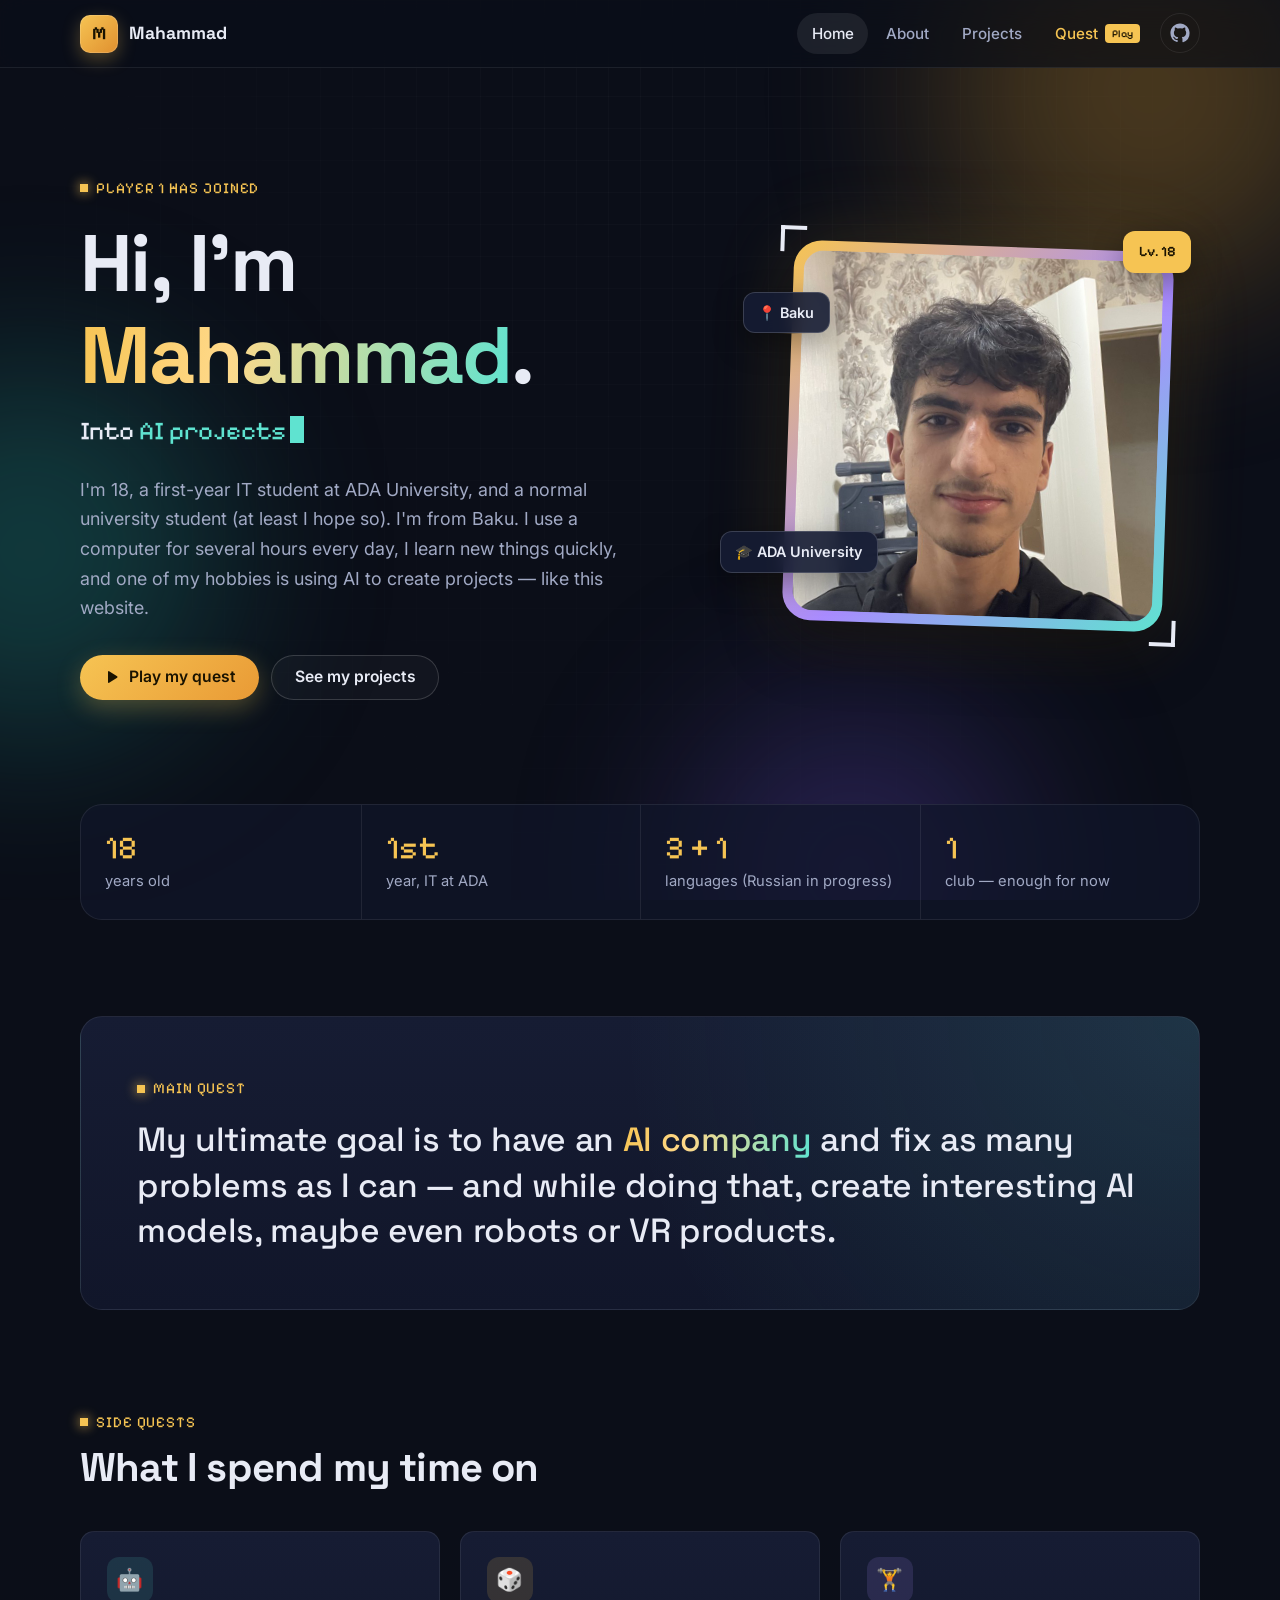
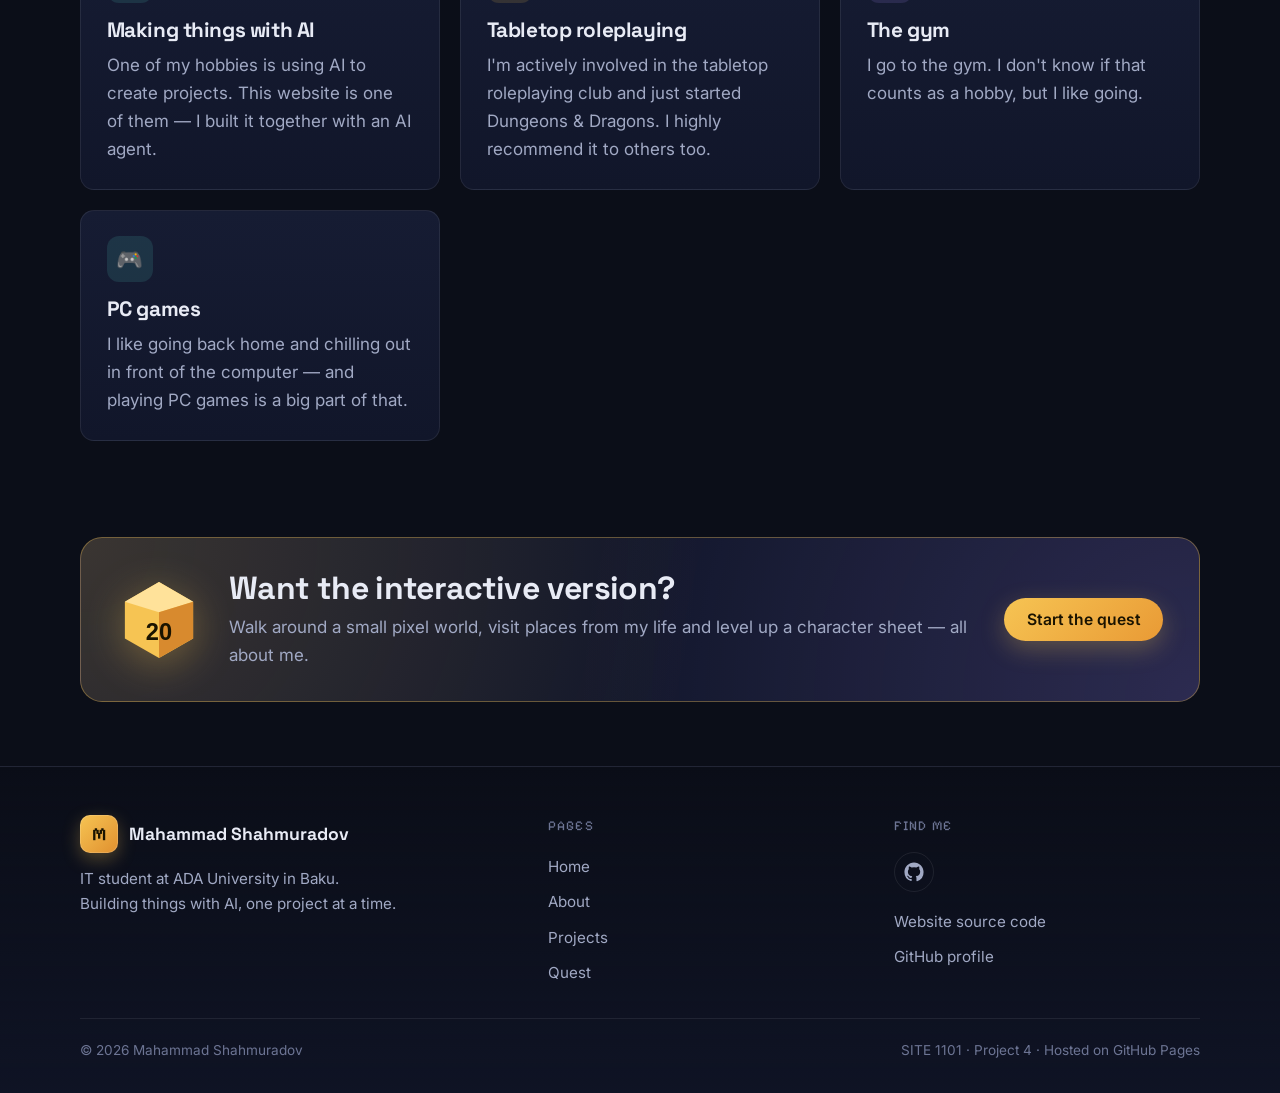
<file: index.html>
<!DOCTYPE html>
<html lang="en">
<head>
  <meta charset="UTF-8">
  <meta name="viewport" content="width=device-width, initial-scale=1.0">
  <title>Mahammad Shahmuradov — Home</title>
  <meta name="description" content="Mahammad Shahmuradov — first-year IT student at ADA University in Baku. Into AI, tabletop RPGs, the gym and PC games.">
  <link rel="icon" href="assets/img/favicon.svg" type="image/svg+xml">

  <link rel="preconnect" href="https://fonts.googleapis.com">
  <link rel="preconnect" href="https://fonts.gstatic.com" crossorigin>
  <link href="https://fonts.googleapis.com/css2?family=Inter:wght@400;500;600&family=Pixelify+Sans:wght@400;600&family=Space+Grotesk:wght@500;700&display=swap" rel="stylesheet">

  <link rel="stylesheet" href="assets/css/base.css">
  <link rel="stylesheet" href="assets/css/layout.css">
  <link rel="stylesheet" href="assets/css/components.css">
  <link rel="stylesheet" href="assets/css/pages/home.css">
</head>
<body data-page="home">
  <script src="assets/js/components.js"></script>
  <site-header></site-header>

  <main id="main">
    <!-- ===== Hero ===== -->
    <section class="hero container">
      <div class="hero__text">
        <span class="eyebrow">Player 1 has joined</span>
        <h1>Hi, I'm <span class="text-gradient">Mahammad</span>.</h1>
        <p class="hero__typed">
          Into <span class="typed" data-typewords="AI projects|Dungeons &amp; Dragons|the gym|PC games|computers, a lot">AI projects</span><span class="caret" aria-hidden="true"></span>
        </p>
        <p class="hero__intro">
          I'm 18, a first-year IT student at ADA University, and a normal university student
          (at least I hope so). I'm from Baku. I use a computer for several hours every day,
          I learn new things quickly, and one of my hobbies is using AI to create projects
          &mdash; like this website.
        </p>
        <div class="btn-row">
          <a class="btn btn--primary" href="quest.html">
            <svg viewBox="0 0 24 24" fill="currentColor" aria-hidden="true"><path d="M8 5.14v13.72a1 1 0 0 0 1.52.85l10.6-6.86a1 1 0 0 0 0-1.7L9.52 4.29A1 1 0 0 0 8 5.14Z"/></svg>
            Play my quest
          </a>
          <a class="btn btn--ghost" href="projects.html">See my projects</a>
        </div>
      </div>

      <div class="hero__visual">
        <div class="portrait">
          <img src="assets/img/profile.jpg" alt="Photo of Mahammad Shahmuradov" width="800" height="800">
          <span class="portrait__corner portrait__corner--tl"></span>
          <span class="portrait__corner portrait__corner--br"></span>
        </div>
        <span class="float-chip float-chip--1">📍 Baku</span>
        <span class="float-chip float-chip--2">🎓 ADA University</span>
        <span class="float-chip float-chip--3">Lv. 18</span>
      </div>
    </section>

    <!-- ===== Quick stats ===== -->
    <section class="container" aria-label="Quick facts">
      <ul class="stats" role="list">
        <li class="stat reveal">
          <span class="stat__value">18</span>
          <span class="stat__label">years old</span>
        </li>
        <li class="stat reveal">
          <span class="stat__value">1st</span>
          <span class="stat__label">year, IT at ADA</span>
        </li>
        <li class="stat reveal">
          <span class="stat__value">3 + 1</span>
          <span class="stat__label">languages (Russian in progress)</span>
        </li>
        <li class="stat reveal">
          <span class="stat__value">1</span>
          <span class="stat__label">club &mdash; enough for now</span>
        </li>
      </ul>
    </section>

    <!-- ===== Goal ===== -->
    <section class="section container">
      <div class="goal reveal">
        <span class="eyebrow">Main quest</span>
        <blockquote>
          My ultimate goal is to have an <span class="text-gradient">AI company</span> and fix as many
          problems as I can &mdash; and while doing that, create interesting AI models,
          maybe even robots or VR products.
        </blockquote>
      </div>
    </section>

    <!-- ===== Interests ===== -->
    <section class="section container" style="padding-top: 0">
      <div class="section__head reveal">
        <span class="eyebrow">Side quests</span>
        <h2>What I spend my time on</h2>
      </div>
      <div class="grid grid--2">
        <article class="card card--lift reveal">
          <div class="card__icon card__icon--teal" aria-hidden="true">🤖</div>
          <h3>Making things with AI</h3>
          <p>One of my hobbies is using AI to create projects. This website is one of them &mdash; I built it together with an AI agent.</p>
        </article>
        <article class="card card--lift reveal">
          <div class="card__icon" aria-hidden="true">🎲</div>
          <h3>Tabletop roleplaying</h3>
          <p>I'm actively involved in the tabletop roleplaying club and just started Dungeons &amp; Dragons. I highly recommend it to others too.</p>
        </article>
        <article class="card card--lift reveal">
          <div class="card__icon card__icon--violet" aria-hidden="true">🏋️</div>
          <h3>The gym</h3>
          <p>I go to the gym. I don't know if that counts as a hobby, but I like going.</p>
        </article>
        <article class="card card--lift reveal">
          <div class="card__icon card__icon--teal" aria-hidden="true">🎮</div>
          <h3>PC games</h3>
          <p>I like going back home and chilling out in front of the computer &mdash; and playing PC games is a big part of that.</p>
        </article>
      </div>
    </section>

    <!-- ===== Quest call to action ===== -->
    <section class="container">
      <div class="quest-cta reveal">
        <svg class="quest-cta__die" viewBox="0 0 64 64" aria-hidden="true">
          <path d="M32 3 58 18v28L32 61 6 46V18Z" fill="#f6c453"/>
          <path d="M32 3 58 18 32 26 6 18Z" fill="#ffe29a"/>
          <path d="M32 26 58 18 58 46 32 61Z" fill="#d88a2e"/>
          <text x="32" y="47" font-family="Arial" font-size="18" font-weight="900" fill="#1a1300" text-anchor="middle">20</text>
        </svg>
        <div>
          <h2>Want the interactive version?</h2>
          <p>Walk around a small pixel world, visit places from my life and level up a character sheet &mdash; all about me.</p>
        </div>
        <a class="btn btn--primary" href="quest.html">Start the quest</a>
      </div>
    </section>
  </main>

  <site-footer></site-footer>
  <script src="assets/js/main.js" defer></script>
</body>
</html>
</file>
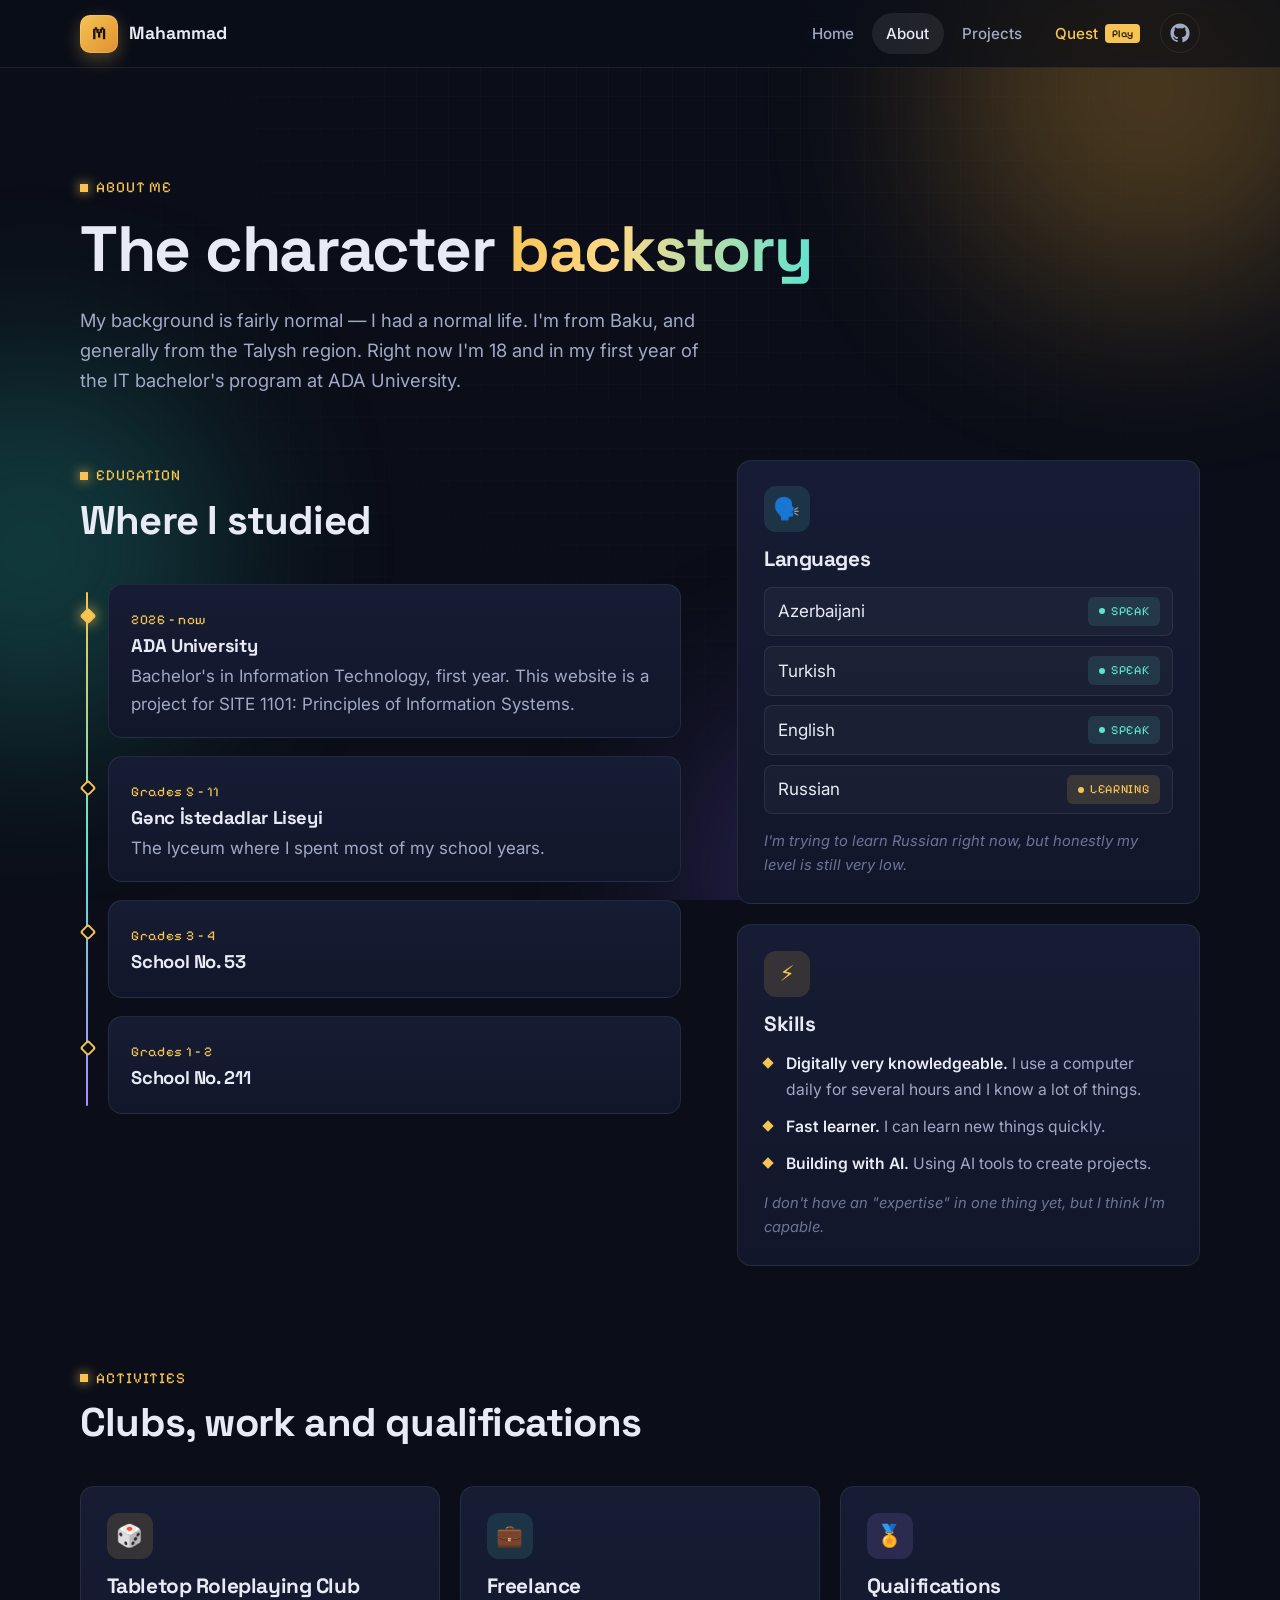
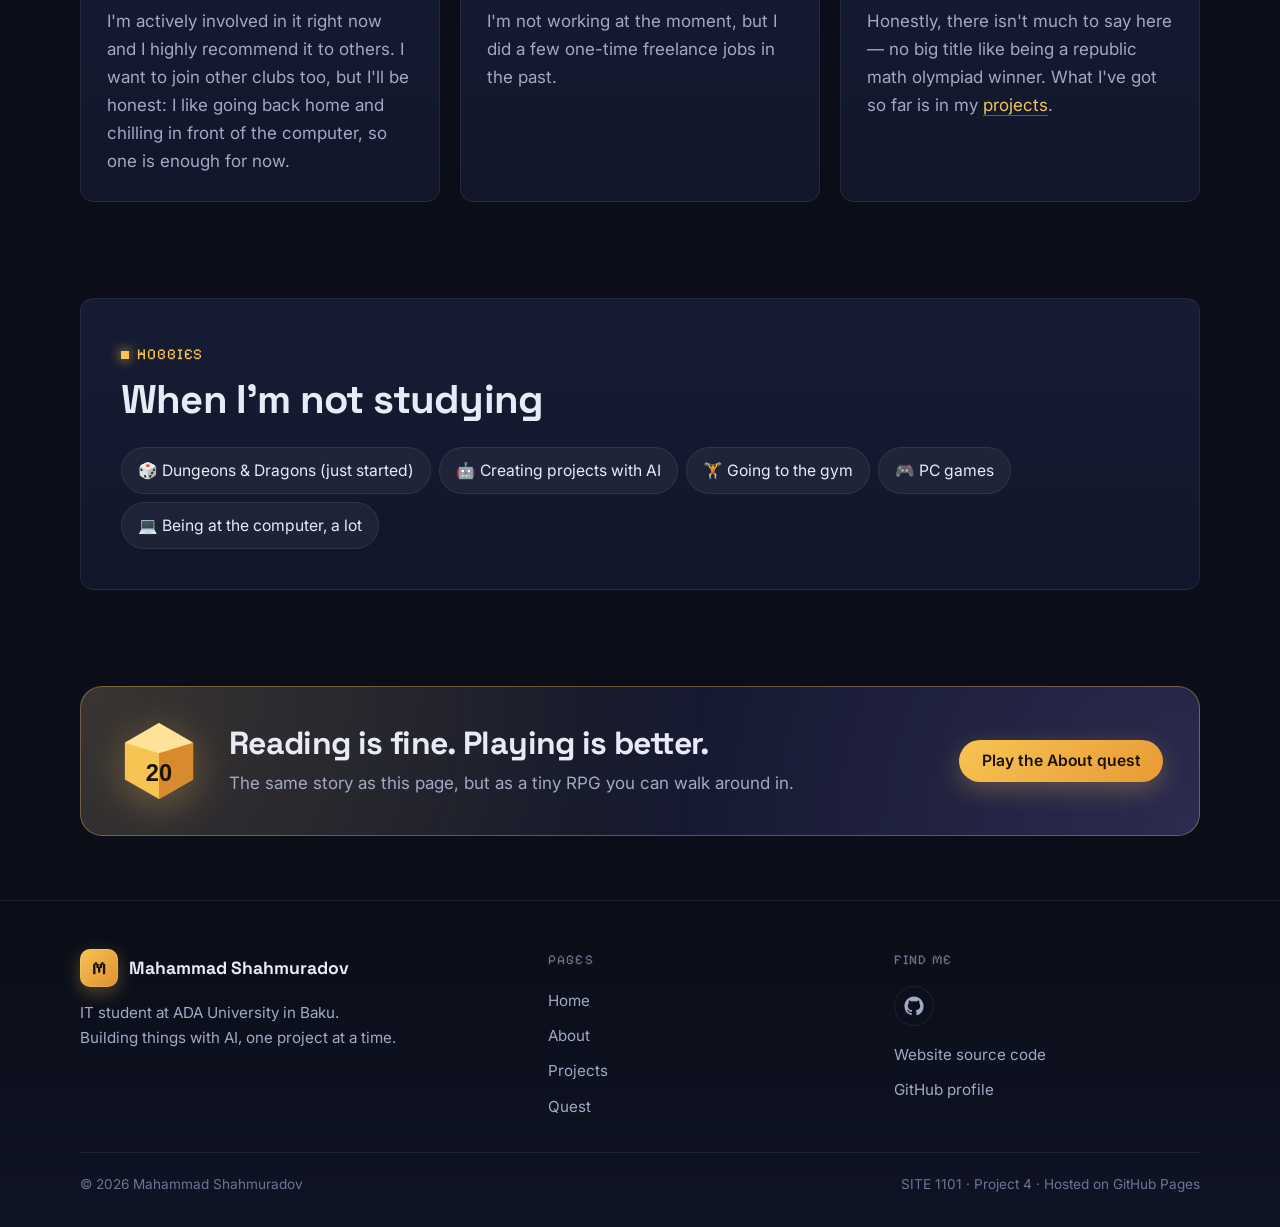
<file: about.html>
<!DOCTYPE html>
<html lang="en">
<head>
  <meta charset="UTF-8">
  <meta name="viewport" content="width=device-width, initial-scale=1.0">
  <title>About — Mahammad Shahmuradov</title>
  <meta name="description" content="Background, education, skills, languages and activities of Mahammad Shahmuradov.">
  <link rel="icon" href="assets/img/favicon.svg" type="image/svg+xml">

  <link rel="preconnect" href="https://fonts.googleapis.com">
  <link rel="preconnect" href="https://fonts.gstatic.com" crossorigin>
  <link href="https://fonts.googleapis.com/css2?family=Inter:wght@400;500;600&family=Pixelify+Sans:wght@400;600&family=Space+Grotesk:wght@500;700&display=swap" rel="stylesheet">

  <link rel="stylesheet" href="assets/css/base.css">
  <link rel="stylesheet" href="assets/css/layout.css">
  <link rel="stylesheet" href="assets/css/components.css">
  <link rel="stylesheet" href="assets/css/pages/about.css">
</head>
<body data-page="about">
  <script src="assets/js/components.js"></script>
  <site-header></site-header>

  <main id="main">
    <!-- ===== Intro ===== -->
    <section class="page-hero container">
      <span class="eyebrow">About me</span>
      <h1>The character <span class="text-gradient">backstory</span></h1>
      <p>
        My background is fairly normal &mdash; I had a normal life. I'm from Baku, and generally
        from the Talysh region. Right now I'm 18 and in my first year of the IT bachelor's
        program at ADA University.
      </p>
    </section>

    <!-- ===== Education + side column ===== -->
    <section class="section container about-grid" style="padding-top: 1.5rem">
      <div>
        <div class="section__head reveal">
          <span class="eyebrow">Education</span>
          <h2>Where I studied</h2>
        </div>
        <ol class="timeline">
          <li class="timeline__item timeline__item--current card reveal">
            <span class="timeline__when">2026 &ndash; now</span>
            <h3>ADA University</h3>
            <p>Bachelor's in Information Technology, first year. This website is a project for SITE 1101: Principles of Information Systems.</p>
          </li>
          <li class="timeline__item card reveal">
            <span class="timeline__when">Grades 5 &ndash; 11</span>
            <h3>Gənc İstedadlar Liseyi</h3>
            <p>The lyceum where I spent most of my school years.</p>
          </li>
          <li class="timeline__item card reveal">
            <span class="timeline__when">Grades 3 &ndash; 4</span>
            <h3>School No. 53</h3>
          </li>
          <li class="timeline__item card reveal">
            <span class="timeline__when">Grades 1 &ndash; 2</span>
            <h3>School No. 211</h3>
          </li>
        </ol>
      </div>

      <aside class="about-side">
        <div class="card reveal">
          <div class="card__icon card__icon--teal" aria-hidden="true">🗣️</div>
          <h3>Languages</h3>
          <ul class="lang-list" role="list">
            <li><span>Azerbaijani</span><span class="badge badge--done">Speak</span></li>
            <li><span>Turkish</span><span class="badge badge--done">Speak</span></li>
            <li><span>English</span><span class="badge badge--done">Speak</span></li>
            <li><span>Russian</span><span class="badge badge--soon">Learning</span></li>
          </ul>
          <p class="lang-note">I'm trying to learn Russian right now, but honestly my level is still very low.</p>
        </div>

        <div class="card reveal">
          <div class="card__icon" aria-hidden="true">⚡</div>
          <h3>Skills</h3>
          <ul class="skill-list" role="list">
            <li><strong>Digitally very knowledgeable.</strong> I use a computer daily for several hours and I know a lot of things.</li>
            <li><strong>Fast learner.</strong> I can learn new things quickly.</li>
            <li><strong>Building with AI.</strong> Using AI tools to create projects.</li>
          </ul>
          <p class="skill-note">I don't have an "expertise" in one thing yet, but I think I'm capable.</p>
        </div>
      </aside>
    </section>

    <!-- ===== Activities & experience ===== -->
    <section class="section container" style="padding-top: 0">
      <div class="section__head reveal">
        <span class="eyebrow">Activities</span>
        <h2>Clubs, work and qualifications</h2>
      </div>
      <div class="grid grid--3">
        <article class="card card--lift reveal">
          <div class="card__icon" aria-hidden="true">🎲</div>
          <h3>Tabletop Roleplaying Club</h3>
          <p>I'm actively involved in it right now and I highly recommend it to others. I want to join other clubs too, but I'll be honest: I like going back home and chilling in front of the computer, so one is enough for now.</p>
        </article>
        <article class="card card--lift reveal">
          <div class="card__icon card__icon--teal" aria-hidden="true">💼</div>
          <h3>Freelance</h3>
          <p>I'm not working at the moment, but I did a few one-time freelance jobs in the past.</p>
        </article>
        <article class="card card--lift reveal">
          <div class="card__icon card__icon--violet" aria-hidden="true">🏅</div>
          <h3>Qualifications</h3>
          <p>Honestly, there isn't much to say here &mdash; no big title like being a republic math olympiad winner. What I've got so far is in my <a class="inline-link" href="projects.html">projects</a>.</p>
        </article>
      </div>
    </section>

    <!-- ===== Hobbies ===== -->
    <section class="section container" style="padding-top: 0">
      <div class="hobbies card reveal">
        <div>
          <span class="eyebrow">Hobbies</span>
          <h2>When I'm not studying</h2>
        </div>
        <ul class="chips" role="list">
          <li class="chip">🎲 Dungeons &amp; Dragons (just started)</li>
          <li class="chip">🤖 Creating projects with AI</li>
          <li class="chip">🏋️ Going to the gym</li>
          <li class="chip">🎮 PC games</li>
          <li class="chip">💻 Being at the computer, a lot</li>
        </ul>
      </div>
    </section>

    <!-- ===== Quest call to action ===== -->
    <section class="container">
      <div class="quest-cta reveal">
        <svg class="quest-cta__die" viewBox="0 0 64 64" aria-hidden="true">
          <path d="M32 3 58 18v28L32 61 6 46V18Z" fill="#f6c453"/>
          <path d="M32 3 58 18 32 26 6 18Z" fill="#ffe29a"/>
          <path d="M32 26 58 18 58 46 32 61Z" fill="#d88a2e"/>
          <text x="32" y="47" font-family="Arial" font-size="18" font-weight="900" fill="#1a1300" text-anchor="middle">20</text>
        </svg>
        <div>
          <h2>Reading is fine. Playing is better.</h2>
          <p>The same story as this page, but as a tiny RPG you can walk around in.</p>
        </div>
        <a class="btn btn--primary" href="quest.html">Play the About quest</a>
      </div>
    </section>
  </main>

  <site-footer></site-footer>
  <script src="assets/js/main.js" defer></script>
</body>
</html>
</file>
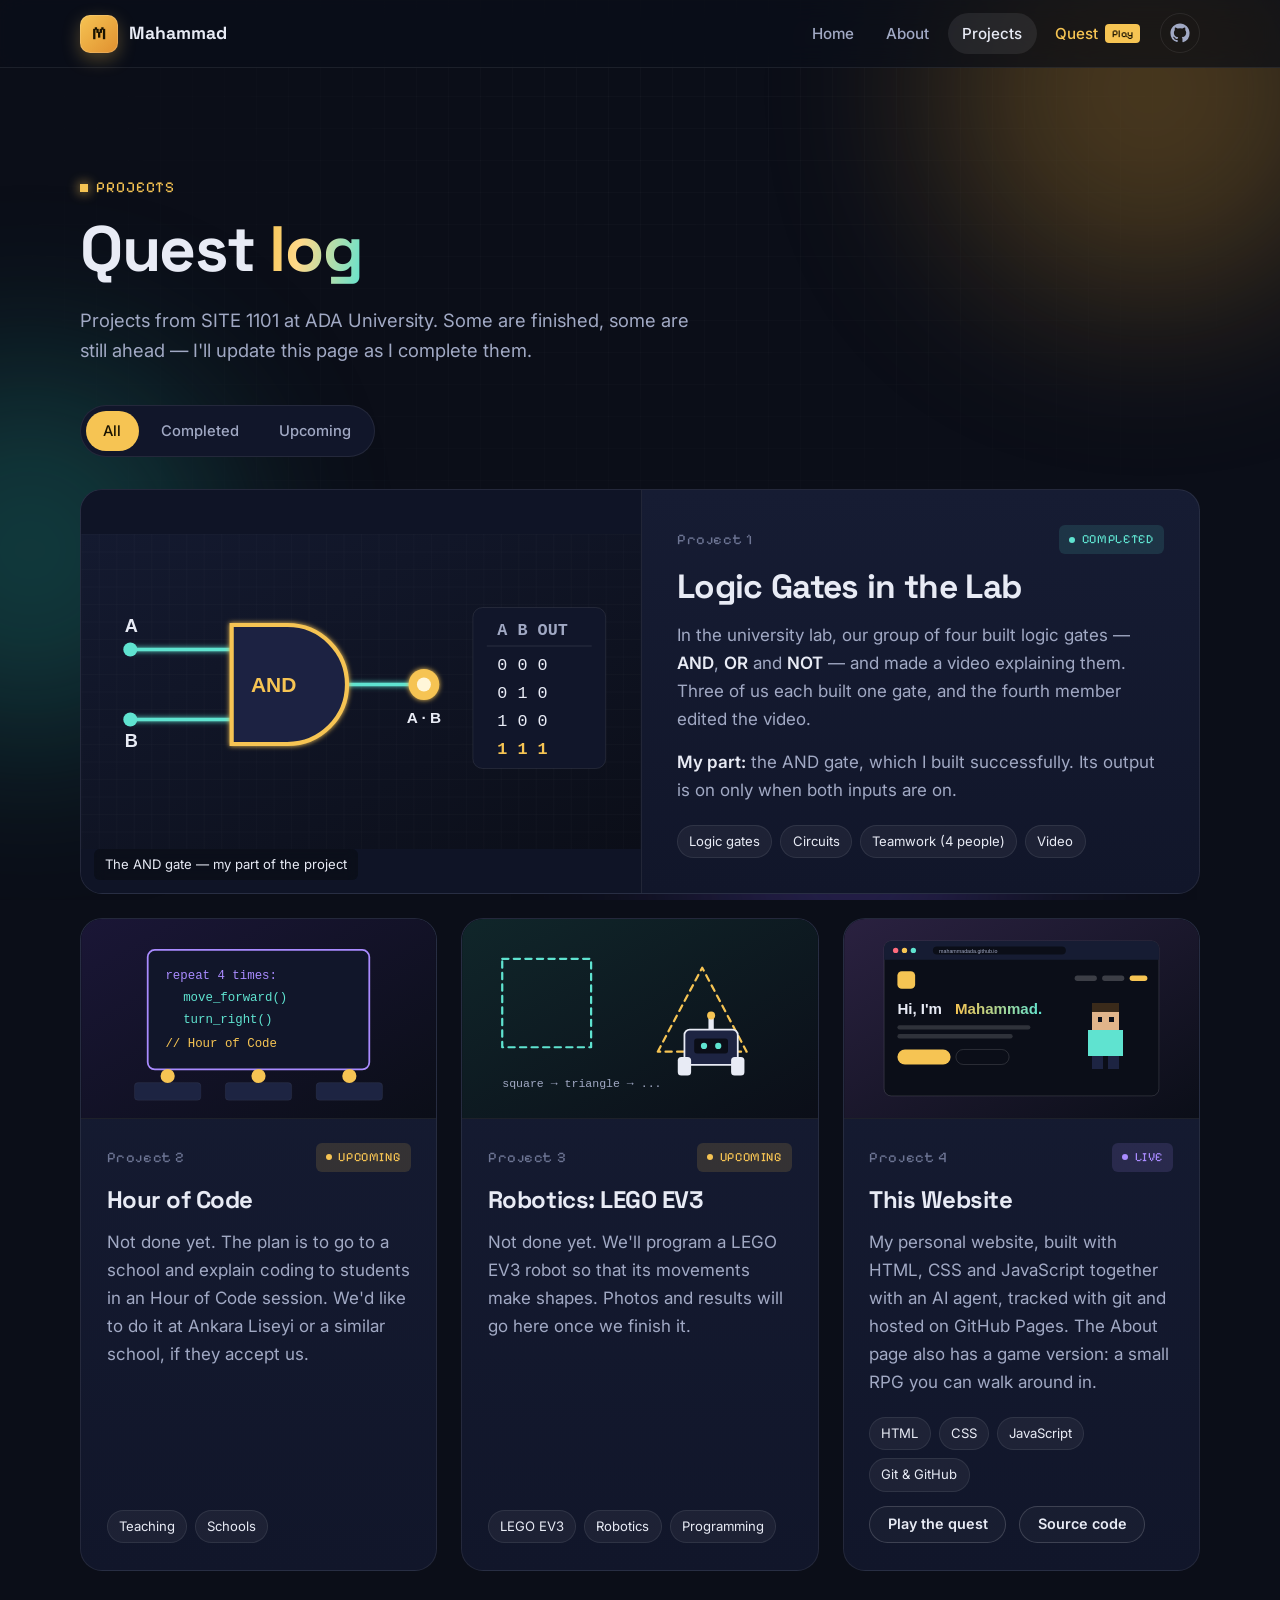
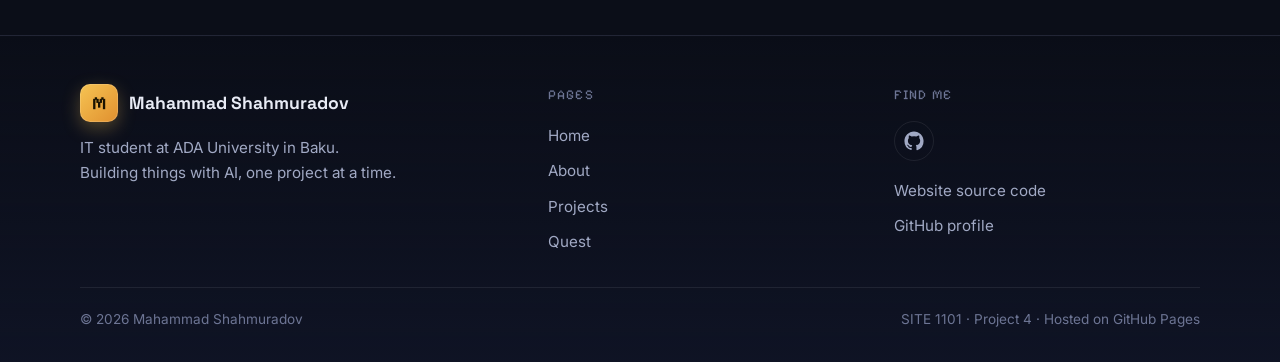
<file: projects.html>
<!DOCTYPE html>
<html lang="en">
<head>
  <meta charset="UTF-8">
  <meta name="viewport" content="width=device-width, initial-scale=1.0">
  <title>Projects — Mahammad Shahmuradov</title>
  <meta name="description" content="Projects by Mahammad Shahmuradov: logic gates, Hour of Code, LEGO EV3 robotics and this website.">
  <link rel="icon" href="assets/img/favicon.svg" type="image/svg+xml">

  <link rel="preconnect" href="https://fonts.googleapis.com">
  <link rel="preconnect" href="https://fonts.gstatic.com" crossorigin>
  <link href="https://fonts.googleapis.com/css2?family=Inter:wght@400;500;600&family=Pixelify+Sans:wght@400;600&family=Space+Grotesk:wght@500;700&display=swap" rel="stylesheet">

  <link rel="stylesheet" href="assets/css/base.css">
  <link rel="stylesheet" href="assets/css/layout.css">
  <link rel="stylesheet" href="assets/css/components.css">
  <link rel="stylesheet" href="assets/css/pages/projects.css">
</head>
<body data-page="projects">
  <script src="assets/js/components.js"></script>
  <site-header></site-header>

  <main id="main">
    <section class="page-hero container">
      <span class="eyebrow">Projects</span>
      <h1>Quest <span class="text-gradient">log</span></h1>
      <p>Projects from SITE 1101 at ADA University. Some are finished, some are still ahead &mdash; I'll update this page as I complete them.</p>
    </section>

    <section class="container">
      <div class="filters" role="group" aria-label="Filter projects">
        <button class="filter is-active" data-filter="all" aria-pressed="true">All</button>
        <button class="filter" data-filter="done" aria-pressed="false">Completed</button>
        <button class="filter" data-filter="soon" aria-pressed="false">Upcoming</button>
      </div>

      <div class="projects">
        <!-- ===== Project 1 ===== -->
        <article class="project project--featured reveal" data-status="done">
          <figure class="project__media">
            <img src="assets/img/projects/project1-and-gate.svg" alt="Diagram of an AND gate with two inputs, one output and its truth table" loading="lazy" width="800" height="450">
            <figcaption>The AND gate &mdash; my part of the project</figcaption>
          </figure>
          <div class="project__body">
            <div class="project__meta">
              <span class="project__num">Project 1</span>
              <span class="badge badge--done">Completed</span>
            </div>
            <h2>Logic Gates in the Lab</h2>
            <p>
              In the university lab, our group of four built logic gates &mdash; <strong>AND</strong>,
              <strong>OR</strong> and <strong>NOT</strong> &mdash; and made a video explaining them.
              Three of us each built one gate, and the fourth member edited the video.
            </p>
            <p>
              <strong>My part:</strong> the AND gate, which I built successfully. Its output is on
              only when both inputs are on.
            </p>
            <ul class="chips" role="list">
              <li class="chip">Logic gates</li>
              <li class="chip">Circuits</li>
              <li class="chip">Teamwork (4 people)</li>
              <li class="chip">Video</li>
            </ul>
          </div>
        </article>

        <!-- ===== Project 2 ===== -->
        <article class="project reveal" data-status="soon">
          <figure class="project__media">
            <img src="assets/img/projects/project2-hour-of-code.svg" alt="Illustration of a classroom board with simple code, for the upcoming Hour of Code project" loading="lazy" width="800" height="450">
          </figure>
          <div class="project__body">
            <div class="project__meta">
              <span class="project__num">Project 2</span>
              <span class="badge badge--soon">Upcoming</span>
            </div>
            <h2>Hour of Code</h2>
            <p>
              Not done yet. The plan is to go to a school and explain coding to students in an
              Hour of Code session. We'd like to do it at Ankara Liseyi or a similar school,
              if they accept us.
            </p>
            <ul class="chips" role="list">
              <li class="chip">Teaching</li>
              <li class="chip">Schools</li>
            </ul>
          </div>
        </article>

        <!-- ===== Project 3 ===== -->
        <article class="project reveal" data-status="soon">
          <figure class="project__media">
            <img src="assets/img/projects/project3-robotics.svg" alt="Illustration of a small robot that has drawn a square and a triangle" loading="lazy" width="800" height="450">
          </figure>
          <div class="project__body">
            <div class="project__meta">
              <span class="project__num">Project 3</span>
              <span class="badge badge--soon">Upcoming</span>
            </div>
            <h2>Robotics: LEGO EV3</h2>
            <p>
              Not done yet. We'll program a LEGO EV3 robot so that its movements make shapes.
              Photos and results will go here once we finish it.
            </p>
            <ul class="chips" role="list">
              <li class="chip">LEGO EV3</li>
              <li class="chip">Robotics</li>
              <li class="chip">Programming</li>
            </ul>
          </div>
        </article>

        <!-- ===== Project 4 ===== -->
        <article class="project reveal" data-status="done">
          <figure class="project__media">
            <img src="assets/img/projects/project4-website.svg" alt="Illustration of this website open in a browser window" loading="lazy" width="800" height="450">
          </figure>
          <div class="project__body">
            <div class="project__meta">
              <span class="project__num">Project 4</span>
              <span class="badge badge--live">Live</span>
            </div>
            <h2>This Website</h2>
            <p>
              My personal website, built with HTML, CSS and JavaScript together with an AI agent,
              tracked with git and hosted on GitHub Pages. The About page also has a game version:
              a small RPG you can walk around in.
            </p>
            <ul class="chips" role="list">
              <li class="chip">HTML</li>
              <li class="chip">CSS</li>
              <li class="chip">JavaScript</li>
              <li class="chip">Git &amp; GitHub</li>
            </ul>
            <div class="btn-row project__links">
              <a class="btn btn--ghost" href="quest.html">Play the quest</a>
              <a class="btn btn--ghost" href="https://github.com/MahammadADA/MahammadADA.github.io" target="_blank" rel="noopener">Source code</a>
            </div>
          </div>
        </article>
      </div>
    </section>
  </main>

  <site-footer></site-footer>
  <script src="assets/js/main.js" defer></script>
  <script src="assets/js/projects.js" defer></script>
</body>
</html>
</file>
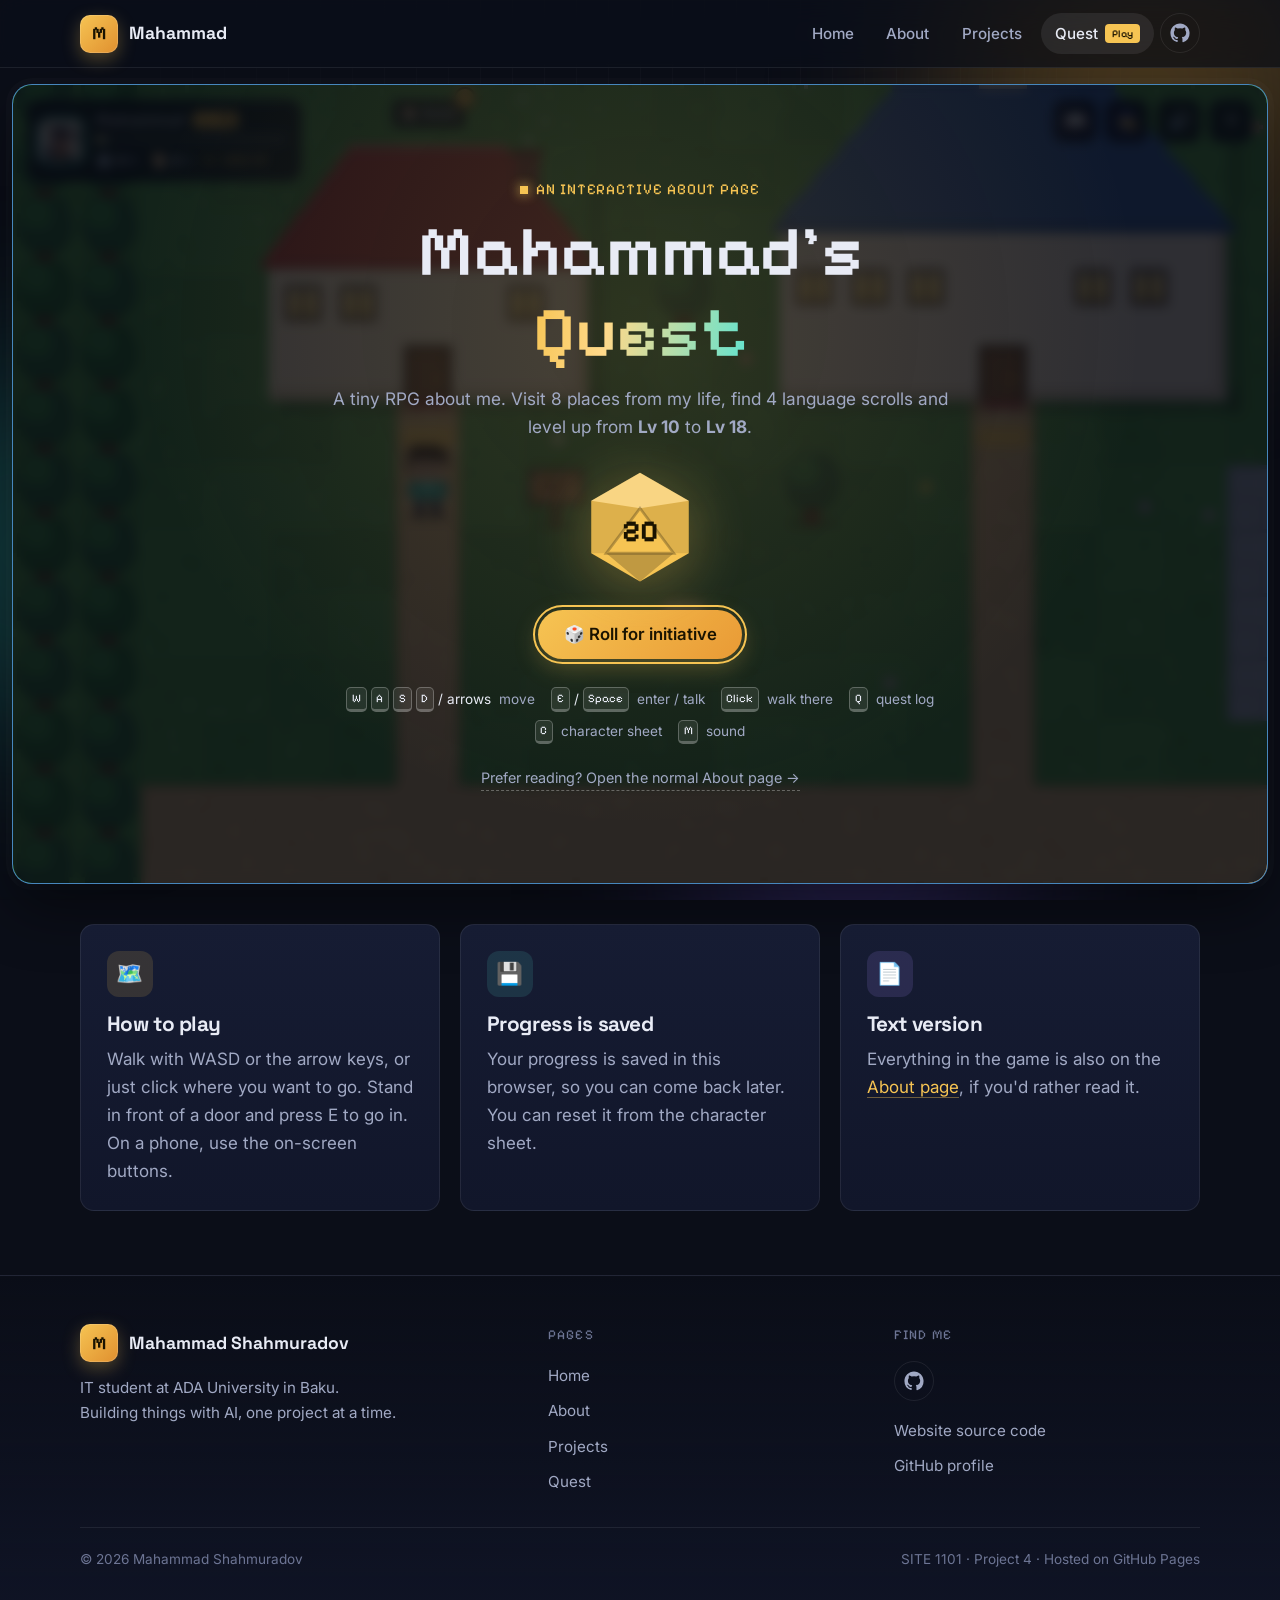
<file: quest.html>
<!DOCTYPE html>
<html lang="en">
<head>
  <meta charset="UTF-8">
  <meta name="viewport" content="width=device-width, initial-scale=1.0">
  <title>Mahammad's Quest — an interactive About page</title>
  <meta name="description" content="A tiny pixel RPG about Mahammad Shahmuradov. Walk around, visit places from his life, collect language scrolls and level up.">
  <link rel="icon" href="assets/img/favicon.svg" type="image/svg+xml">

  <link rel="preconnect" href="https://fonts.googleapis.com">
  <link rel="preconnect" href="https://fonts.gstatic.com" crossorigin>
  <link href="https://fonts.googleapis.com/css2?family=Inter:wght@400;500;600&family=Pixelify+Sans:wght@400;600&family=Space+Grotesk:wght@500;700&display=swap" rel="stylesheet">

  <link rel="stylesheet" href="assets/css/base.css">
  <link rel="stylesheet" href="assets/css/layout.css">
  <link rel="stylesheet" href="assets/css/components.css">
  <link rel="stylesheet" href="assets/css/pages/quest.css">
</head>
<body data-page="quest">
  <script src="assets/js/components.js"></script>
  <site-header></site-header>

  <!-- d20 shape reused by every die on this page -->
  <svg width="0" height="0" style="position:absolute" aria-hidden="true">
    <symbol id="d20-shape" viewBox="0 0 64 64">
      <path d="M32 3 58 18v28L32 61 6 46V18Z" fill="currentColor"/>
      <path d="M32 3 58 18 32 22 6 18Z" fill="#fff" opacity=".28"/>
      <path d="M6 18 32 22 14 46 6 46Z M58 18 32 22 50 46 58 46Z" fill="#000" opacity=".1"/>
      <path d="M14 46H50L32 61Z" fill="#000" opacity=".22"/>
      <path d="M32 22 50 46H14Z" fill="none" stroke="#000" stroke-opacity=".25" stroke-width="1.5"/>
    </symbol>
  </svg>

  <main id="main">
    <section class="quest-wrap">
      <div class="stage" id="stage" tabindex="-1">
        <canvas id="game" role="img" aria-label="Pixel-art world of Mahammad's Quest. Use the Quest Log to travel between places with the keyboard."></canvas>
        <div class="labels" id="labels" aria-hidden="true"></div>

        <!-- ===== HUD ===== -->
        <div class="hud">
          <div class="hud__card">
            <img class="hud__avatar" src="assets/img/profile.jpg" alt="" width="46" height="46">
            <div class="hud__info">
              <div class="hud__name">Mahammad <span class="hud__lvl">Lv <b id="hud-level">10</b></span></div>
              <div class="xpbar" aria-hidden="true"><div class="xpbar__fill" id="xp-fill"></div></div>
              <div class="hud__counts">
                <span title="Places visited">🏛️ <b id="hud-places">0</b>/<span id="hud-places-total">8</span></span>
                <span title="Language scrolls">📜 <b id="hud-scrolls">0</b>/<span id="hud-scrolls-total">4</span></span>
                <span class="hud__xp" id="xp-text">0 XP</span>
              </div>
            </div>
          </div>
        </div>

        <div class="hud-buttons">
          <button type="button" class="hud-btn" id="btn-log" aria-controls="quest-log" aria-expanded="false" title="Quest log (Q)" aria-label="Quest log (Q)">📖</button>
          <button type="button" class="hud-btn" id="btn-sheet" title="Character sheet (C)" aria-label="Character sheet (C)">🧙</button>
          <button type="button" class="hud-btn" id="btn-sound">🔊</button>
          <button type="button" class="hud-btn" id="btn-help" title="How to play" aria-label="How to play">?</button>
        </div>

        <!-- ===== Quest log ===== -->
        <aside class="quest-log" id="quest-log" hidden aria-label="Quest log">
          <h2 class="quest-log__title">Quest Log</h2>
          <p class="quest-log__hint">Click a place to walk there.</p>
          <ol class="quest-log__list" id="log-list" role="list"></ol>
          <h3 class="quest-log__sub">Language scrolls</h3>
          <ul class="quest-log__scrolls" id="log-scrolls" role="list"></ul>
        </aside>

        <!-- ===== Prompt, dialog, toasts ===== -->
        <div class="prompt" id="prompt" hidden></div>

        <div class="dialog" id="dialog" hidden role="dialog" aria-labelledby="dialog-title" tabindex="-1">
          <div class="dialog__portrait" id="dialog-icon" aria-hidden="true"></div>
          <div class="dialog__body">
            <div class="dialog__head">
              <h2 id="dialog-title"></h2>
              <span class="dialog__sub" id="dialog-sub"></span>
            </div>
            <p class="dialog__text" id="dialog-text" aria-live="polite"></p>
            <div class="dialog__extras" id="dialog-extras" hidden></div>
            <div class="dialog__foot">
              <span class="dialog__dots" id="dialog-dots" aria-hidden="true"></span>
              <span class="dialog__hint">Space / Enter</span>
              <button type="button" class="dialog__next" id="dialog-next">Next ▶</button>
            </div>
          </div>
        </div>

        <div class="toasts" id="toasts" aria-live="polite"></div>

        <div class="levelup" id="levelup" hidden aria-live="polite">
          <span class="levelup__label">Level up!</span>
          <b class="levelup__num" id="levelup-num"></b>
        </div>

        <!-- ===== Touch controls (phones / tablets) ===== -->
        <div class="touch" id="touch" hidden>
          <div class="dpad">
            <button type="button" class="dpad__btn dpad__up" data-dir="0,-1" aria-label="Move up">▲</button>
            <button type="button" class="dpad__btn dpad__left" data-dir="-1,0" aria-label="Move left">◀</button>
            <button type="button" class="dpad__btn dpad__right" data-dir="1,0" aria-label="Move right">▶</button>
            <button type="button" class="dpad__btn dpad__down" data-dir="0,1" aria-label="Move down">▼</button>
          </div>
          <button type="button" class="touch-action" id="touch-action" aria-label="Interact">A</button>
        </div>

        <!-- ===== Intro screen ===== -->
        <div class="overlay" id="intro" hidden>
          <div class="intro">
            <span class="eyebrow">An interactive About page</span>
            <h1 class="intro__title">Mahammad's <span class="text-gradient">Quest</span></h1>
            <p class="intro__lead">A tiny RPG about me. Visit 8 places from my life, find 4 language scrolls and level up from <b>Lv 10</b> to <b>Lv 18</b>.</p>

            <div class="intro__die" id="intro-die">
              <svg viewBox="0 0 64 64" aria-hidden="true"><use href="#d20-shape"/></svg>
              <b id="intro-die-num">20</b>
            </div>
            <p class="intro__result" id="intro-result" hidden aria-live="polite"></p>

            <div class="intro__buttons">
              <button type="button" class="btn btn--primary" id="intro-roll">🎲 Roll for initiative</button>
              <button type="button" class="btn btn--primary" id="intro-start" hidden>Start the quest ▶</button>
            </div>

            <ul class="controls" role="list">
              <li><kbd>W</kbd><kbd>A</kbd><kbd>S</kbd><kbd>D</kbd> / arrows <span>move</span></li>
              <li><kbd>E</kbd> / <kbd>Space</kbd> <span>enter / talk</span></li>
              <li><kbd>Click</kbd> <span>walk there</span></li>
              <li><kbd>Q</kbd> <span>quest log</span></li>
              <li><kbd>C</kbd> <span>character sheet</span></li>
              <li><kbd>M</kbd> <span>sound</span></li>
            </ul>
            <a class="intro__skip" href="about.html">Prefer reading? Open the normal About page →</a>
          </div>
        </div>

        <!-- ===== Character sheet ===== -->
        <div class="overlay" id="sheet" hidden>
          <div class="sheet" role="dialog" aria-labelledby="sheet-title" id="sheet-body"></div>
        </div>

        <canvas class="confetti" id="confetti" aria-hidden="true"></canvas>
      </div>
    </section>

    <section class="container quest-info">
      <div class="grid grid--3">
        <div class="card">
          <div class="card__icon" aria-hidden="true">🗺️</div>
          <h3>How to play</h3>
          <p>Walk with WASD or the arrow keys, or just click where you want to go. Stand in front of a door and press E to go in. On a phone, use the on-screen buttons.</p>
        </div>
        <div class="card">
          <div class="card__icon card__icon--teal" aria-hidden="true">💾</div>
          <h3>Progress is saved</h3>
          <p>Your progress is saved in this browser, so you can come back later. You can reset it from the character sheet.</p>
        </div>
        <div class="card">
          <div class="card__icon card__icon--violet" aria-hidden="true">📄</div>
          <h3>Text version</h3>
          <p>Everything in the game is also on the <a class="inline-link" href="about.html">About page</a>, if you'd rather read it.</p>
        </div>
      </div>
    </section>
  </main>

  <site-footer></site-footer>

  <!-- Game scripts: order matters -->
  <script src="assets/js/quest/data.js"></script>
  <script src="assets/js/quest/audio.js"></script>
  <script src="assets/js/quest/world.js"></script>
  <script src="assets/js/quest/player.js"></script>
  <script src="assets/js/quest/ui.js"></script>
  <script src="assets/js/quest/game.js"></script>
</body>
</html>
</file>
<file: assets/css/base.css>
/* ==========================================================================
   base.css — design tokens, reset and typography
   Shared by every page.
   ========================================================================== */

:root {
  /* Colors */
  --bg: #0b0e18;
  --bg-elev: #11162a;
  --surface: #161c33;
  --surface-2: #1d2442;
  --border: rgba(255, 255, 255, 0.08);
  --border-strong: rgba(255, 255, 255, 0.16);

  --text: #e8ebf5;
  --text-muted: #a1a9c4;
  --text-faint: #6d7594;

  --gold: #f6c453;      /* main accent — the color of a d20 */
  --gold-soft: rgba(246, 196, 83, 0.14);
  --teal: #5fe3d0;      /* secondary accent — "tech" */
  --teal-soft: rgba(95, 227, 208, 0.12);
  --violet: #a98bff;    /* tertiary accent — "magic" */
  --violet-soft: rgba(169, 139, 255, 0.14);
  --red: #ff6b7d;

  /* Typography */
  --font-body: "Inter", system-ui, -apple-system, "Segoe UI", Roboto, sans-serif;
  --font-head: "Space Grotesk", "Inter", system-ui, sans-serif;
  --font-pixel: "Pixelify Sans", "Courier New", monospace;

  /* Layout */
  --container: 1120px;
  --radius-sm: 8px;
  --radius: 14px;
  --radius-lg: 22px;
  --header-h: 68px;

  /* Effects */
  --shadow: 0 10px 30px rgba(0, 0, 0, 0.35);
  --shadow-lg: 0 24px 60px rgba(0, 0, 0, 0.45);
  --ease: cubic-bezier(0.22, 1, 0.36, 1);
}

/* ---------- Reset ---------- */
*,
*::before,
*::after {
  box-sizing: border-box;
}

* {
  margin: 0;
}

html {
  scroll-behavior: smooth;
  -webkit-text-size-adjust: 100%;
}

body {
  min-height: 100vh;
  display: flex;
  flex-direction: column;
  background: var(--bg);
  color: var(--text);
  font-family: var(--font-body);
  font-size: 1.0625rem;
  line-height: 1.65;
  -webkit-font-smoothing: antialiased;
  overflow-x: hidden;
}

main {
  flex: 1;
}

[hidden] {
  display: none !important;
}

img,
svg,
canvas {
  display: block;
  max-width: 100%;
}

a {
  color: inherit;
  text-decoration: none;
}

button {
  font: inherit;
  color: inherit;
  cursor: pointer;
  border: none;
  background: none;
}

ul[role="list"],
ol[role="list"] {
  list-style: none;
  padding: 0;
}

::selection {
  background: var(--gold);
  color: #1a1300;
}

:focus-visible {
  outline: 2px solid var(--gold);
  outline-offset: 3px;
  border-radius: 4px;
}

/* ---------- Typography ---------- */
h1,
h2,
h3,
h4 {
  font-family: var(--font-head);
  line-height: 1.15;
  letter-spacing: -0.02em;
  font-weight: 700;
}

h1 {
  font-size: clamp(2.4rem, 5.5vw, 4rem);
}

h2 {
  font-size: clamp(1.8rem, 3.5vw, 2.5rem);
}

h3 {
  font-size: 1.3rem;
}

p {
  color: var(--text-muted);
}

strong {
  color: var(--text);
  font-weight: 600;
}

.text-gradient {
  background: linear-gradient(100deg, var(--gold) 0%, #ffd98a 35%, var(--teal) 100%);
  -webkit-background-clip: text;
  background-clip: text;
  color: transparent;
}

.eyebrow {
  display: inline-flex;
  align-items: center;
  gap: 0.5rem;
  font-family: var(--font-pixel);
  font-size: 0.95rem;
  letter-spacing: 0.06em;
  text-transform: uppercase;
  color: var(--gold);
}

.eyebrow::before {
  content: "";
  width: 8px;
  height: 8px;
  background: currentColor;
  box-shadow: 0 0 12px currentColor;
}

/* ---------- Utilities ---------- */
.container {
  width: min(100% - 2.5rem, var(--container));
  margin-inline: auto;
}

.visually-hidden {
  position: absolute !important;
  width: 1px;
  height: 1px;
  overflow: hidden;
  clip: rect(0 0 0 0);
  white-space: nowrap;
}

.skip-link {
  position: absolute;
  left: 1rem;
  top: -100px;
  z-index: 1000;
  padding: 0.6rem 1rem;
  background: var(--gold);
  color: #1a1300;
  border-radius: var(--radius-sm);
  font-weight: 600;
}

.skip-link:focus {
  top: 1rem;
}

/* Elements with .reveal fade in when scrolled into view (see main.js) */
.reveal {
  opacity: 0;
  transform: translateY(24px);
  transition: opacity 0.7s var(--ease), transform 0.7s var(--ease);
}

.reveal.is-visible {
  opacity: 1;
  transform: none;
}

@media (prefers-reduced-motion: reduce) {
  html {
    scroll-behavior: auto;
  }

  *,
  *::before,
  *::after {
    animation-duration: 0.01ms !important;
    animation-iteration-count: 1 !important;
    transition-duration: 0.01ms !important;
  }

  .reveal {
    opacity: 1;
    transform: none;
  }
}
</file>
<file: assets/css/layout.css>
/* ==========================================================================
   layout.css — page background, header / navigation, footer, sections
   ========================================================================== */

/* ---------- Ambient background ---------- */
.bg-decor {
  position: fixed;
  inset: 0;
  z-index: -1;
  pointer-events: none;
  overflow: hidden;
}

.bg-decor::before {
  /* faint pixel grid */
  content: "";
  position: absolute;
  inset: 0;
  background-image:
    linear-gradient(rgba(255, 255, 255, 0.025) 1px, transparent 1px),
    linear-gradient(90deg, rgba(255, 255, 255, 0.025) 1px, transparent 1px);
  background-size: 32px 32px;
  mask-image: radial-gradient(ellipse at 50% 0%, #000 0%, transparent 75%);
}

.bg-decor .orb {
  position: absolute;
  border-radius: 50%;
  filter: blur(90px);
  opacity: 0.35;
  animation: float 18s ease-in-out infinite;
}

.bg-decor .orb--gold {
  width: 420px;
  height: 420px;
  background: #b9852a;
  top: -120px;
  right: -80px;
}

.bg-decor .orb--teal {
  width: 380px;
  height: 380px;
  background: #1f8f84;
  top: 40%;
  left: -160px;
  animation-delay: -6s;
}

.bg-decor .orb--violet {
  width: 340px;
  height: 340px;
  background: #5b45b3;
  bottom: -140px;
  right: 20%;
  animation-delay: -11s;
}

@keyframes float {
  0%,
  100% {
    transform: translate(0, 0) scale(1);
  }
  50% {
    transform: translate(30px, -40px) scale(1.08);
  }
}

/* ---------- Header / navigation ---------- */
/* <site-header> is only a wrapper, so its <header> can be sticky to <body> */
site-header {
  display: contents;
}

site-footer {
  display: block;
}

.site-header {
  position: sticky;
  top: 0;
  z-index: 100;
  height: var(--header-h);
  background: rgba(11, 14, 24, 0.72);
  backdrop-filter: blur(14px) saturate(140%);
  -webkit-backdrop-filter: blur(14px) saturate(140%);
  border-bottom: 1px solid var(--border);
}

.site-header .container {
  height: 100%;
  display: flex;
  align-items: center;
  justify-content: space-between;
  gap: 1rem;
}

.brand {
  display: flex;
  align-items: center;
  gap: 0.7rem;
  font-family: var(--font-head);
  font-weight: 700;
  font-size: 1.1rem;
}

.brand__logo {
  display: grid;
  place-items: center;
  width: 38px;
  height: 38px;
  border-radius: 10px;
  background: linear-gradient(135deg, var(--gold), #e0902f);
  color: #1a1300;
  font-family: var(--font-pixel);
  font-size: 1.15rem;
  box-shadow: 0 0 0 1px rgba(255, 255, 255, 0.15) inset, 0 6px 18px rgba(246, 196, 83, 0.3);
  transition: transform 0.3s var(--ease);
}

.brand:hover .brand__logo {
  transform: rotate(-8deg) scale(1.06);
}

.nav {
  display: flex;
  align-items: center;
  gap: 0.35rem;
}

.nav__list {
  display: flex;
  align-items: center;
  gap: 0.25rem;
  list-style: none;
  padding: 0;
}

.nav__link {
  position: relative;
  display: inline-flex;
  align-items: center;
  gap: 0.45rem;
  padding: 0.5rem 0.9rem;
  border-radius: 999px;
  font-size: 0.95rem;
  font-weight: 500;
  color: var(--text-muted);
  transition: color 0.2s, background 0.2s;
}

.nav__link:hover {
  color: var(--text);
  background: rgba(255, 255, 255, 0.05);
}

.nav__link[aria-current="page"] {
  color: var(--text);
  background: rgba(255, 255, 255, 0.08);
}

.nav__link--quest {
  color: var(--gold);
}

.nav__badge {
  font-family: var(--font-pixel);
  font-size: 0.65rem;
  padding: 0.05rem 0.4rem;
  border-radius: 4px;
  background: var(--gold);
  color: #1a1300;
  letter-spacing: 0.05em;
}

.icon-link {
  display: grid;
  place-items: center;
  width: 40px;
  height: 40px;
  border-radius: 50%;
  color: var(--text-muted);
  border: 1px solid var(--border);
  transition: color 0.2s, border-color 0.2s, transform 0.2s;
}

.icon-link:hover {
  color: var(--text);
  border-color: var(--border-strong);
  transform: translateY(-2px);
}

.icon-link svg {
  width: 20px;
  height: 20px;
}

.nav-toggle {
  display: none;
  width: 42px;
  height: 42px;
  border-radius: 10px;
  border: 1px solid var(--border);
  place-items: center;
}

.nav-toggle span,
.nav-toggle span::before,
.nav-toggle span::after {
  display: block;
  width: 18px;
  height: 2px;
  background: var(--text);
  border-radius: 2px;
  transition: transform 0.3s var(--ease), opacity 0.2s;
}

.nav-toggle span {
  position: relative;
}

.nav-toggle span::before,
.nav-toggle span::after {
  content: "";
  position: absolute;
  left: 0;
}

.nav-toggle span::before {
  top: -6px;
}

.nav-toggle span::after {
  top: 6px;
}

.nav-toggle[aria-expanded="true"] span {
  background: transparent;
}

.nav-toggle[aria-expanded="true"] span::before {
  transform: translateY(6px) rotate(45deg);
}

.nav-toggle[aria-expanded="true"] span::after {
  transform: translateY(-6px) rotate(-45deg);
}

@media (max-width: 760px) {
  .nav-toggle {
    display: grid;
  }

  .nav__list {
    position: absolute;
    top: var(--header-h);
    left: 0;
    right: 0;
    flex-direction: column;
    align-items: stretch;
    gap: 0.25rem;
    padding: 1rem 1.25rem 1.5rem;
    background: rgba(11, 14, 24, 0.97);
    border-bottom: 1px solid var(--border);
    transform: translateY(-8px);
    opacity: 0;
    visibility: hidden;
    transition: opacity 0.25s, transform 0.25s var(--ease), visibility 0.25s;
  }

  .nav__list.is-open {
    transform: none;
    opacity: 1;
    visibility: visible;
  }

  .nav__link {
    padding: 0.85rem 1rem;
    border-radius: var(--radius-sm);
    font-size: 1.05rem;
  }
}

/* ---------- Sections ---------- */
.section {
  padding-block: clamp(3.5rem, 8vw, 6rem);
}

.section__head {
  max-width: 680px;
  margin-bottom: 2.5rem;
}

.section__head h2 {
  margin-top: 0.6rem;
}

.section__head p {
  margin-top: 0.9rem;
}

/* Hero used at the top of inner pages (About, Projects) */
.page-hero {
  padding-top: clamp(3.5rem, 9vw, 6.5rem);
  padding-bottom: clamp(1.5rem, 4vw, 2.5rem);
}

.page-hero h1 {
  margin-top: 0.8rem;
}

.page-hero p {
  max-width: 640px;
  margin-top: 1.1rem;
  font-size: 1.15rem;
}

/* ---------- Footer ---------- */
.site-footer {
  margin-top: 4rem;
  border-top: 1px solid var(--border);
  background: linear-gradient(180deg, transparent, rgba(17, 22, 42, 0.7));
}

.footer__inner {
  display: grid;
  grid-template-columns: 1.4fr 1fr 1fr;
  gap: 2.5rem;
  padding-block: 3rem 2rem;
}

.footer__brand p {
  margin-top: 0.8rem;
  max-width: 320px;
  font-size: 0.95rem;
}

.footer__title {
  font-family: var(--font-pixel);
  font-size: 0.85rem;
  letter-spacing: 0.08em;
  text-transform: uppercase;
  color: var(--text-faint);
  margin-bottom: 0.9rem;
}

.footer__links {
  list-style: none;
  padding: 0;
  display: grid;
  gap: 0.45rem;
}

.footer__links a {
  color: var(--text-muted);
  font-size: 0.95rem;
  transition: color 0.2s;
}

.footer__links a:hover {
  color: var(--gold);
}

.footer__socials {
  display: flex;
  gap: 0.6rem;
}

.footer__bottom {
  display: flex;
  flex-wrap: wrap;
  justify-content: space-between;
  gap: 0.5rem;
  padding-block: 1.25rem 2rem;
  border-top: 1px solid var(--border);
  font-size: 0.85rem;
  color: var(--text-faint);
}

@media (max-width: 760px) {
  .footer__inner {
    grid-template-columns: 1fr 1fr;
  }

  .footer__brand {
    grid-column: 1 / -1;
  }
}
</file>
<file: assets/css/components.css>
/* ==========================================================================
   components.css — reusable UI pieces: buttons, cards, chips, badges,
   timeline and the "quest" call-to-action banner
   ========================================================================== */

/* ---------- Buttons ---------- */
.btn {
  display: inline-flex;
  align-items: center;
  justify-content: center;
  gap: 0.55rem;
  padding: 0.85rem 1.4rem;
  border-radius: 999px;
  font-weight: 600;
  font-size: 0.98rem;
  line-height: 1;
  transition: transform 0.2s var(--ease), box-shadow 0.2s, background 0.2s, border-color 0.2s;
}

.btn svg {
  width: 18px;
  height: 18px;
}

.btn--primary {
  background: linear-gradient(135deg, var(--gold), #e99a35);
  color: #1a1300;
  box-shadow: 0 8px 24px rgba(246, 196, 83, 0.28);
}

.btn--primary:hover {
  transform: translateY(-2px);
  box-shadow: 0 14px 34px rgba(246, 196, 83, 0.4);
}

.btn--ghost {
  border: 1px solid var(--border-strong);
  color: var(--text);
  background: rgba(255, 255, 255, 0.03);
}

.btn--ghost:hover {
  transform: translateY(-2px);
  border-color: rgba(255, 255, 255, 0.3);
  background: rgba(255, 255, 255, 0.06);
}

.btn-row {
  display: flex;
  flex-wrap: wrap;
  gap: 0.8rem;
}

/* ---------- Inline text link ---------- */
.inline-link {
  color: var(--gold);
  border-bottom: 1px solid rgba(246, 196, 83, 0.4);
}

.inline-link:hover {
  border-color: var(--gold);
}

/* ---------- Card ---------- */
.card {
  position: relative;
  padding: 1.6rem;
  border-radius: var(--radius);
  background: linear-gradient(180deg, var(--surface), var(--bg-elev));
  border: 1px solid var(--border);
  transition: opacity 0.7s var(--ease), transform 0.5s var(--ease), border-color 0.3s, box-shadow 0.3s;
}

.card:hover {
  border-color: var(--border-strong);
}

.card--lift:hover {
  transform: translateY(-4px);
  box-shadow: var(--shadow);
}

.card h3 {
  margin-bottom: 0.5rem;
}

.card__icon {
  display: grid;
  place-items: center;
  width: 46px;
  height: 46px;
  margin-bottom: 1rem;
  border-radius: 12px;
  font-size: 1.35rem;
  background: var(--gold-soft);
  color: var(--gold);
}

.card__icon--teal {
  background: var(--teal-soft);
  color: var(--teal);
}

.card__icon--violet {
  background: var(--violet-soft);
  color: var(--violet);
}

.grid {
  display: grid;
  gap: 1.25rem;
}

.grid--2 {
  grid-template-columns: repeat(auto-fit, minmax(300px, 1fr));
}

.grid--3 {
  grid-template-columns: repeat(auto-fit, minmax(250px, 1fr));
}

/* ---------- Chips & badges ---------- */
.chips {
  display: flex;
  flex-wrap: wrap;
  gap: 0.5rem;
  list-style: none;
  padding: 0;
}

.chip {
  display: inline-flex;
  align-items: center;
  gap: 0.4rem;
  padding: 0.4rem 0.85rem;
  border-radius: 999px;
  font-size: 0.88rem;
  color: var(--text);
  background: rgba(255, 255, 255, 0.05);
  border: 1px solid var(--border);
}

.badge {
  display: inline-flex;
  align-items: center;
  gap: 0.4rem;
  padding: 0.25rem 0.65rem;
  border-radius: 6px;
  font-family: var(--font-pixel);
  font-size: 0.78rem;
  letter-spacing: 0.05em;
  text-transform: uppercase;
}

.badge::before {
  content: "";
  width: 6px;
  height: 6px;
  border-radius: 50%;
  background: currentColor;
}

.badge--done {
  color: var(--teal);
  background: var(--teal-soft);
}

.badge--soon {
  color: var(--gold);
  background: var(--gold-soft);
}

.badge--live {
  color: var(--violet);
  background: var(--violet-soft);
}

/* ---------- Timeline ---------- */
.timeline {
  position: relative;
  list-style: none;
  padding: 0 0 0 1.75rem;
  display: grid;
  gap: 1.1rem;
}

.timeline::before {
  content: "";
  position: absolute;
  left: 6px;
  top: 8px;
  bottom: 8px;
  width: 2px;
  background: linear-gradient(180deg, var(--gold), var(--teal), var(--violet));
  border-radius: 2px;
}

.timeline__item {
  position: relative;
}

.timeline__item::before {
  content: "";
  position: absolute;
  left: calc(-1.75rem + 1px);
  top: 1.55rem;
  width: 12px;
  height: 12px;
  border-radius: 3px;
  background: var(--bg);
  border: 2px solid var(--gold);
  transform: rotate(45deg);
}

.timeline__item--current::before {
  background: var(--gold);
  box-shadow: 0 0 14px var(--gold);
}

.timeline__when {
  font-family: var(--font-pixel);
  font-size: 0.85rem;
  color: var(--gold);
  letter-spacing: 0.04em;
}

.timeline__item h3 {
  margin: 0.2rem 0 0.35rem;
  font-size: 1.15rem;
}

/* ---------- Quest call-to-action banner ---------- */
.quest-cta {
  position: relative;
  overflow: hidden;
  display: grid;
  grid-template-columns: auto 1fr auto;
  align-items: center;
  gap: 1.75rem;
  padding: 2rem 2.25rem;
  border-radius: var(--radius-lg);
  border: 1px solid rgba(246, 196, 83, 0.35);
  background:
    radial-gradient(circle at 0% 0%, rgba(246, 196, 83, 0.18), transparent 55%),
    radial-gradient(circle at 100% 100%, rgba(169, 139, 255, 0.18), transparent 55%),
    var(--bg-elev);
}

.quest-cta h2 {
  font-size: clamp(1.5rem, 3vw, 2rem);
}

.quest-cta p {
  margin-top: 0.4rem;
}

.quest-cta__die {
  width: 84px;
  height: 84px;
  animation: die-spin 6s var(--ease) infinite;
  filter: drop-shadow(0 8px 20px rgba(246, 196, 83, 0.35));
}

@keyframes die-spin {
  0%,
  70% {
    transform: rotate(0deg);
  }
  85% {
    transform: rotate(200deg) scale(1.1);
  }
  100% {
    transform: rotate(360deg);
  }
}

@media (max-width: 760px) {
  .quest-cta {
    grid-template-columns: 1fr;
    text-align: left;
    padding: 1.6rem;
  }

  .quest-cta__die {
    width: 64px;
    height: 64px;
  }
}
</file>
<file: assets/css/pages/home.css>
/* ==========================================================================
   home.css — styles only used on the Home page (index.html)
   ========================================================================== */

/* ---------- Hero ---------- */
.hero {
  display: grid;
  grid-template-columns: 1.15fr 0.85fr;
  align-items: center;
  gap: clamp(2rem, 6vw, 5rem);
  min-height: calc(100vh - var(--header-h) - 6rem);
  padding-block: clamp(3rem, 8vw, 5rem);
}

.hero h1 {
  margin-top: 1rem;
  font-size: clamp(2.8rem, 7vw, 5rem);
}

.hero__typed {
  margin-top: 0.6rem;
  font-family: var(--font-pixel);
  font-size: clamp(1.2rem, 2.4vw, 1.6rem);
  color: var(--text);
}

.typed {
  color: var(--teal);
}

.caret {
  display: inline-block;
  width: 0.55em;
  height: 1.05em;
  margin-left: 4px;
  vertical-align: -0.15em;
  background: var(--teal);
  animation: blink 1s steps(1) infinite;
}

@keyframes blink {
  50% {
    opacity: 0;
  }
}

.hero__intro {
  max-width: 560px;
  margin: 1.4rem 0 2rem;
  font-size: 1.12rem;
}

/* ---------- Portrait ---------- */
.hero__visual {
  position: relative;
  justify-self: center;
  width: min(100%, 380px);
}

.portrait {
  position: relative;
  aspect-ratio: 1;
  padding: 10px;
  border-radius: 28px;
  background: linear-gradient(135deg, var(--gold), var(--violet) 55%, var(--teal));
  box-shadow: var(--shadow-lg), 0 0 80px rgba(246, 196, 83, 0.18);
  transform: rotate(2deg);
  transition: transform 0.5s var(--ease);
}

.hero__visual:hover .portrait {
  transform: rotate(0deg) scale(1.02);
}

.portrait img {
  width: 100%;
  height: 100%;
  object-fit: cover;
  border-radius: 20px;
  background: var(--surface);
}

.portrait__corner {
  position: absolute;
  width: 26px;
  height: 26px;
  border: 4px solid var(--text);
}

.portrait__corner--tl {
  top: -14px;
  left: -14px;
  border-right: none;
  border-bottom: none;
}

.portrait__corner--br {
  right: -14px;
  bottom: -14px;
  border-left: none;
  border-top: none;
}

.float-chip {
  position: absolute;
  padding: 0.5rem 0.9rem;
  border-radius: 12px;
  font-size: 0.9rem;
  font-weight: 600;
  white-space: nowrap;
  background: rgba(22, 28, 51, 0.9);
  border: 1px solid var(--border-strong);
  backdrop-filter: blur(8px);
  box-shadow: var(--shadow);
  animation: bob 4s ease-in-out infinite;
}

.float-chip--1 {
  top: 12%;
  left: -12%;
}

.float-chip--2 {
  bottom: 14%;
  left: -18%;
  animation-delay: -1.3s;
}

.float-chip--3 {
  top: -4%;
  right: -6%;
  font-family: var(--font-pixel);
  color: #1a1300;
  background: var(--gold);
  border-color: transparent;
  animation-delay: -2.6s;
}

@keyframes bob {
  0%,
  100% {
    transform: translateY(0);
  }
  50% {
    transform: translateY(-10px);
  }
}

/* ---------- Stats ---------- */
.stats {
  display: grid;
  grid-template-columns: repeat(4, 1fr);
  border-radius: var(--radius-lg);
  border: 1px solid var(--border);
  background: rgba(17, 22, 42, 0.7);
  overflow: hidden;
}

.stat {
  display: flex;
  flex-direction: column;
  gap: 0.2rem;
  padding: 1.6rem 1.5rem;
}

.stat + .stat {
  border-left: 1px solid var(--border);
}

.stat__value {
  font-family: var(--font-pixel);
  font-size: 2rem;
  line-height: 1.1;
  color: var(--gold);
}

.stat__label {
  font-size: 0.92rem;
  color: var(--text-muted);
}

/* ---------- Goal quote ---------- */
.goal {
  position: relative;
  padding: clamp(2rem, 5vw, 3.5rem);
  border-radius: var(--radius-lg);
  background:
    radial-gradient(circle at 100% 0%, rgba(95, 227, 208, 0.12), transparent 50%),
    linear-gradient(180deg, var(--surface), var(--bg-elev));
  border: 1px solid var(--border);
}

.goal blockquote {
  margin-top: 1rem;
  font-family: var(--font-head);
  font-size: clamp(1.4rem, 3vw, 2.1rem);
  font-weight: 500;
  line-height: 1.35;
  letter-spacing: -0.01em;
  color: var(--text);
}

/* ---------- Responsive ---------- */
@media (max-width: 900px) {
  .hero {
    grid-template-columns: 1fr;
    min-height: 0;
    text-align: left;
  }

  .hero__visual {
    order: -1;
    width: min(72%, 300px);
    margin-top: 1rem;
  }

  .float-chip--1 {
    left: -8%;
  }

  .float-chip--2 {
    left: auto;
    right: -12%;
    bottom: 6%;
  }

  .stats {
    grid-template-columns: repeat(2, 1fr);
  }

  .stat:nth-child(3) {
    border-left: none;
  }

  .stat:nth-child(n + 3) {
    border-top: 1px solid var(--border);
  }
}
</file>
<file: assets/css/pages/about.css>
/* ==========================================================================
   about.css — styles only used on the About page
   ========================================================================== */

.about-grid {
  display: grid;
  grid-template-columns: 1.3fr 1fr;
  gap: clamp(2rem, 5vw, 3.5rem);
  align-items: start;
}

.about-side {
  display: grid;
  gap: 1.25rem;
  position: sticky;
  top: calc(var(--header-h) + 1.5rem);
}

.timeline .card {
  padding: 1.2rem 1.4rem;
}

/* Languages */
.lang-list {
  display: grid;
  gap: 0.6rem;
  margin-top: 0.9rem;
}

.lang-list li {
  display: flex;
  align-items: center;
  justify-content: space-between;
  padding: 0.6rem 0.8rem;
  border-radius: var(--radius-sm);
  background: rgba(255, 255, 255, 0.03);
  border: 1px solid var(--border);
}

.lang-note,
.skill-note {
  margin-top: 0.9rem;
  font-size: 0.92rem;
  color: var(--text-faint);
  font-style: italic;
}

/* Skills */
.skill-list {
  display: grid;
  gap: 0.7rem;
  margin-top: 0.9rem;
}

.skill-list li {
  position: relative;
  padding-left: 1.4rem;
  color: var(--text-muted);
  font-size: 0.98rem;
}

.skill-list li::before {
  content: "";
  position: absolute;
  left: 0;
  top: 0.55em;
  width: 8px;
  height: 8px;
  background: var(--gold);
  transform: rotate(45deg);
}

/* Hobbies */
.hobbies {
  display: grid;
  gap: 1.5rem;
  padding: clamp(1.6rem, 4vw, 2.5rem);
}

.hobbies h2 {
  margin-top: 0.6rem;
}

.hobbies .chip {
  font-size: 0.98rem;
  padding: 0.6rem 1rem;
}

@media (max-width: 900px) {
  .about-grid {
    grid-template-columns: 1fr;
  }

  .about-side {
    position: static;
  }
}
</file>
<file: assets/css/pages/projects.css>
/* ==========================================================================
   projects.css — styles only used on the Projects page
   ========================================================================== */

.filters {
  display: inline-flex;
  gap: 0.3rem;
  padding: 0.3rem;
  margin-bottom: 2rem;
  border-radius: 999px;
  border: 1px solid var(--border);
  background: var(--bg-elev);
}

.filter {
  padding: 0.5rem 1.1rem;
  border-radius: 999px;
  font-size: 0.92rem;
  font-weight: 500;
  color: var(--text-muted);
  transition: background 0.2s, color 0.2s;
}

.filter:hover {
  color: var(--text);
}

.filter.is-active {
  background: var(--gold);
  color: #1a1300;
}

.projects {
  display: grid;
  grid-template-columns: repeat(auto-fill, minmax(min(100%, 340px), 1fr));
  gap: 1.5rem;
}

.project {
  display: flex;
  flex-direction: column;
  overflow: hidden;
  border-radius: var(--radius-lg);
  border: 1px solid var(--border);
  background: linear-gradient(180deg, var(--surface), var(--bg-elev));
  transition: opacity 0.7s var(--ease), transform 0.5s var(--ease), border-color 0.35s, box-shadow 0.35s;
}

.project:hover {
  transform: translateY(-4px);
  border-color: var(--border-strong);
  box-shadow: var(--shadow);
}

.project[hidden] {
  display: none;
}

.project__media {
  position: relative;
  overflow: hidden;
  aspect-ratio: 16 / 9;
  background: var(--bg);
  border-bottom: 1px solid var(--border);
}

.project__media img {
  width: 100%;
  height: 100%;
  object-fit: cover;
  transition: transform 0.6s var(--ease);
}

.project:hover .project__media img {
  transform: scale(1.04);
}

.project__media figcaption {
  position: absolute;
  left: 0.8rem;
  bottom: 0.8rem;
  padding: 0.3rem 0.7rem;
  border-radius: 6px;
  font-size: 0.82rem;
  color: var(--text);
  background: rgba(11, 14, 24, 0.8);
  backdrop-filter: blur(6px);
}

.project__body {
  display: flex;
  flex-direction: column;
  gap: 0.9rem;
  padding: 1.5rem 1.6rem 1.7rem;
  flex: 1;
}

.project__body h2 {
  font-size: 1.5rem;
}

.project__meta {
  display: flex;
  align-items: center;
  justify-content: space-between;
  gap: 1rem;
}

.project__num {
  font-family: var(--font-pixel);
  font-size: 0.92rem;
  color: var(--text-faint);
  letter-spacing: 0.04em;
}

.project .chips {
  margin-top: auto;
  padding-top: 0.4rem;
}

.project .chip {
  font-size: 0.82rem;
  padding: 0.3rem 0.7rem;
}

.project__links .btn {
  padding: 0.65rem 1.1rem;
  font-size: 0.9rem;
}

/* Featured project spans the full width with image on the left */
.project--featured {
  grid-column: 1 / -1;
  flex-direction: row;
}

.project--featured .project__media {
  flex: 1.15;
  aspect-ratio: auto;
  min-height: 320px;
  border-bottom: none;
  border-right: 1px solid var(--border);
  background: #0f1426;
}

.project--featured .project__media img {
  object-fit: contain; /* show the whole diagram, don't crop it */
}

.project--featured .project__body {
  flex: 1;
  justify-content: center;
  padding: 2.2rem;
}

.project--featured h2 {
  font-size: clamp(1.6rem, 3vw, 2.1rem);
}

@media (max-width: 860px) {
  .project--featured {
    flex-direction: column;
  }

  .project--featured .project__media {
    aspect-ratio: 16 / 9;
    min-height: 0;
    border-right: none;
    border-bottom: 1px solid var(--border);
  }

  .project--featured .project__body {
    padding: 1.5rem 1.6rem 1.7rem;
  }
}
</file>
<file: assets/css/pages/quest.css>
/* ==========================================================================
   quest.css — the gamified About page (quest.html)
   ========================================================================== */

.quest-wrap {
  width: min(100% - 1.5rem, 1400px);
  margin: 1rem auto 0;
}

/* ---------- Stage (game area) ---------- */
.stage {
  position: relative;
  height: calc(100vh - var(--header-h) - 2rem);
  height: calc(100svh - var(--header-h) - 2rem);
  min-height: 520px;
  max-height: 900px;
  overflow: hidden;
  border-radius: 20px;
  border: 1px solid var(--border-strong);
  background: #2470b0;
  box-shadow: var(--shadow-lg), 0 0 0 6px rgba(255, 255, 255, 0.02);
  outline: none;
  user-select: none;
  -webkit-user-select: none;
  touch-action: manipulation;
}

#game {
  position: absolute;
  top: 0;
  left: 0;
  image-rendering: pixelated;
  image-rendering: crisp-edges;
  cursor: pointer;
}

.stage kbd {
  display: inline-block;
  min-width: 1.6em;
  padding: 0.05em 0.4em;
  border-radius: 5px;
  border: 1px solid rgba(255, 255, 255, 0.25);
  border-bottom-width: 3px;
  background: rgba(255, 255, 255, 0.08);
  font-family: var(--font-pixel);
  font-size: 0.85em;
  text-align: center;
  color: var(--text);
}

/* shared "glass" panel look */
.hud__card,
.hud-btn,
.quest-log,
.toast,
.world-label,
.prompt {
  background: rgba(11, 14, 24, 0.8);
  border: 1px solid rgba(255, 255, 255, 0.14);
  backdrop-filter: blur(8px);
  -webkit-backdrop-filter: blur(8px);
}

/* ---------- Labels above buildings ---------- */
.labels {
  position: absolute;
  inset: 0;
  z-index: 1;
  pointer-events: none;
}

.world-label {
  position: absolute;
  top: 0;
  left: 0;
  display: inline-flex;
  align-items: center;
  gap: 0.35rem;
  padding: 0.2rem 0.55rem;
  border-radius: 7px;
  font-family: var(--font-pixel);
  font-size: 0.82rem;
  white-space: nowrap;
  color: var(--text);
  pointer-events: auto;
  cursor: pointer;
  transition: background 0.2s, border-color 0.2s, color 0.2s, box-shadow 0.2s;
}

.world-label:hover {
  border-color: var(--gold);
}

.world-label__icon {
  font-size: 0.9em;
}

.world-label.is-visited {
  color: var(--teal);
  border-color: rgba(95, 227, 208, 0.45);
}

.world-label.is-visited::after {
  content: "✓";
  margin-left: 0.15rem;
}

/* "!" badge on places not visited yet */
.world-label:not(.is-visited)::before {
  content: "!";
  position: absolute;
  top: -11px;
  right: -9px;
  display: grid;
  place-items: center;
  width: 18px;
  height: 18px;
  border-radius: 50%;
  font-size: 0.8rem;
  font-weight: 700;
  color: #1a1300;
  background: var(--gold);
  box-shadow: 0 0 0 2px #1a1300, 0 0 12px rgba(246, 196, 83, 0.8);
  animation: badge-bounce 1.2s ease-in-out infinite;
}

@keyframes badge-bounce {
  50% {
    transform: translateY(-3px);
  }
}

.world-label.is-near {
  background: var(--gold);
  color: #1a1300;
  border-color: var(--gold);
  box-shadow: 0 0 18px rgba(246, 196, 83, 0.6);
}

/* ---------- HUD ---------- */
.hud {
  position: absolute;
  top: 14px;
  left: 14px;
  z-index: 3;
  pointer-events: none;
}

.hud__card {
  display: flex;
  align-items: center;
  gap: 0.8rem;
  padding: 0.6rem 0.9rem 0.6rem 0.6rem;
  border-radius: 14px;
}

.hud__avatar {
  display: grid;
  place-items: center;
  width: 46px;
  height: 46px;
  border-radius: 10px;
  background: linear-gradient(135deg, var(--teal), #218a7c);
  color: #062521;
  font-family: var(--font-pixel);
  font-size: 1.5rem;
  font-weight: 600;
  box-shadow: inset 0 -4px 0 rgba(0, 0, 0, 0.2);
}

img.hud__avatar,
img.sheet__avatar {
  object-fit: cover;
  border: 2px solid var(--teal);
  box-shadow: 0 0 12px rgba(95, 227, 208, 0.35);
}

.hud__name {
  display: flex;
  align-items: center;
  gap: 0.5rem;
  font-family: var(--font-pixel);
  font-size: 1.05rem;
  line-height: 1.2;
}

.hud__lvl {
  padding: 0 0.4rem;
  border-radius: 5px;
  background: var(--gold);
  color: #1a1300;
  font-size: 0.85rem;
}

.xpbar {
  width: 190px;
  height: 9px;
  margin: 0.35rem 0;
  border-radius: 3px;
  background: rgba(255, 255, 255, 0.1);
  border: 1px solid rgba(255, 255, 255, 0.15);
  overflow: hidden;
}

.xpbar__fill {
  height: 100%;
  width: 4%;
  background: linear-gradient(90deg, var(--gold), #ffe29a, var(--teal));
  box-shadow: 0 0 10px rgba(246, 196, 83, 0.7);
  transition: width 0.8s var(--ease);
}

.hud__counts {
  display: flex;
  gap: 0.75rem;
  font-size: 0.82rem;
  color: var(--text-muted);
}

.hud__counts b {
  color: var(--text);
}

.hud__xp {
  font-family: var(--font-pixel);
  color: var(--gold);
}

.hud-buttons {
  position: absolute;
  top: 14px;
  right: 14px;
  z-index: 3;
  display: flex;
  gap: 0.5rem;
}

.hud-btn {
  display: grid;
  place-items: center;
  width: 44px;
  height: 44px;
  border-radius: 12px;
  font-size: 1.15rem;
  font-family: var(--font-pixel);
  transition: transform 0.15s, border-color 0.2s;
}

.hud-btn:hover {
  transform: translateY(-2px);
  border-color: var(--gold);
}

.hud-btn[aria-expanded="true"] {
  border-color: var(--gold);
  box-shadow: 0 0 0 2px rgba(246, 196, 83, 0.3);
}

/* ---------- Quest log ---------- */
.quest-log {
  position: absolute;
  top: 70px;
  right: 14px;
  z-index: 4;
  width: 290px;
  max-height: calc(100% - 90px);
  overflow-y: auto;
  padding: 1rem;
  border-radius: 16px;
  animation: slide-in 0.3s var(--ease);
}

.quest-log[hidden] {
  display: none;
}

@keyframes slide-in {
  from {
    opacity: 0;
    transform: translateX(16px);
  }
}

.quest-log__title {
  font-family: var(--font-pixel);
  font-size: 1.25rem;
  font-weight: 600;
  color: var(--gold);
  letter-spacing: 0.02em;
}

.quest-log__hint {
  font-size: 0.82rem;
  margin: 0.15rem 0 0.8rem;
}

.quest-log__list {
  display: grid;
  gap: 0.35rem;
}

.log-item {
  display: flex;
  align-items: center;
  gap: 0.6rem;
  width: 100%;
  padding: 0.5rem 0.6rem;
  border-radius: 10px;
  text-align: left;
  border: 1px solid transparent;
  transition: background 0.2s, border-color 0.2s;
}

.log-item:hover {
  background: rgba(255, 255, 255, 0.06);
  border-color: rgba(255, 255, 255, 0.12);
}

.log-item__check {
  display: grid;
  place-items: center;
  flex: none;
  width: 20px;
  height: 20px;
  border-radius: 5px;
  border: 2px solid rgba(255, 255, 255, 0.3);
  font-size: 0.8rem;
  font-weight: 700;
}

.log-item.is-done .log-item__check {
  background: var(--teal);
  border-color: var(--teal);
  color: #062521;
}

.log-item__icon {
  font-size: 1.15rem;
}

.log-item__text {
  display: flex;
  flex-direction: column;
  line-height: 1.25;
}

.log-item__text b {
  font-weight: 600;
  font-size: 0.92rem;
}

.log-item__text small {
  color: var(--text-faint);
  font-size: 0.78rem;
}

.log-item.is-done .log-item__text b {
  color: var(--teal);
}

.quest-log__sub {
  margin: 1rem 0 0.5rem;
  font-family: var(--font-pixel);
  font-size: 0.95rem;
  font-weight: 400;
  color: var(--text-muted);
}

.quest-log__scrolls {
  display: grid;
  grid-template-columns: 1fr 1fr;
  gap: 0.35rem;
  list-style: none;
  padding: 0;
  font-size: 0.85rem;
  color: var(--text-faint);
}

.quest-log__scrolls li.is-done {
  color: var(--gold);
}

/* ---------- Prompt ---------- */
.prompt {
  position: absolute;
  left: 50%;
  bottom: 26px;
  z-index: 3;
  transform: translateX(-50%);
  padding: 0.55rem 1rem;
  border-radius: 999px;
  font-size: 0.95rem;
  white-space: nowrap;
  color: var(--text);
  border-color: rgba(246, 196, 83, 0.5);
  animation: prompt-bob 1.6s ease-in-out infinite;
  pointer-events: none;
}

.prompt b {
  color: var(--gold);
}

@keyframes prompt-bob {
  50% {
    transform: translate(-50%, -4px);
  }
}

/* ---------- Dialog ---------- */
.dialog {
  --loc-color: var(--gold);
  position: absolute;
  left: 50%;
  bottom: 18px;
  z-index: 5;
  display: grid;
  grid-template-columns: 92px 1fr;
  gap: 1.1rem;
  width: min(780px, calc(100% - 28px));
  padding: 1.1rem 1.2rem 1rem;
  border-radius: 16px;
  transform: translateX(-50%);
  background: linear-gradient(180deg, rgba(22, 28, 51, 0.97), rgba(13, 17, 31, 0.97));
  border: 2px solid var(--loc-color);
  box-shadow: 0 0 0 4px rgba(0, 0, 0, 0.35), 0 20px 50px rgba(0, 0, 0, 0.55), 0 0 40px -10px var(--loc-color);
  outline: none;
  cursor: pointer;
  animation: dialog-in 0.35s var(--ease);
}

.dialog[hidden] {
  display: none;
}

@keyframes dialog-in {
  from {
    opacity: 0;
    transform: translate(-50%, 20px) scale(0.97);
  }
}

.dialog__portrait {
  display: grid;
  place-items: center;
  width: 92px;
  height: 92px;
  border-radius: 14px;
  font-size: 2.8rem;
  background:
    radial-gradient(circle at 30% 25%, rgba(255, 255, 255, 0.25), transparent 60%),
    color-mix(in srgb, var(--loc-color) 30%, #11162a);
  border: 2px solid color-mix(in srgb, var(--loc-color) 60%, transparent);
}

.dialog__head {
  display: flex;
  flex-wrap: wrap;
  align-items: baseline;
  gap: 0.2rem 0.7rem;
}

.dialog__head h2 {
  font-family: var(--font-pixel);
  font-size: 1.35rem;
  font-weight: 600;
  letter-spacing: 0.01em;
  color: var(--loc-color);
}

.dialog__sub {
  font-size: 0.85rem;
  color: var(--text-faint);
}

.dialog__text {
  min-height: 3.3em;
  margin-top: 0.45rem;
  font-size: 1.08rem;
  line-height: 1.6;
  color: var(--text);
}

.dialog__text.is-typing::after {
  content: "▌";
  margin-left: 2px;
  color: var(--loc-color);
  animation: blink 0.8s steps(1) infinite;
}

@keyframes blink {
  50% {
    opacity: 0;
  }
}

.dialog__extras {
  margin-top: 0.7rem;
  display: grid;
  gap: 0.7rem;
  animation: dialog-in-soft 0.4s var(--ease);
}

.dialog__extras[hidden] {
  display: none;
}

@keyframes dialog-in-soft {
  from {
    opacity: 0;
    transform: translateY(6px);
  }
}

.dialog__facts {
  display: flex;
  flex-wrap: wrap;
  gap: 0.4rem;
  list-style: none;
  padding: 0;
}

.dialog__facts li {
  padding: 0.25rem 0.65rem;
  border-radius: 6px;
  font-size: 0.82rem;
  background: rgba(255, 255, 255, 0.06);
  border: 1px solid rgba(255, 255, 255, 0.12);
}

.dialog__actions {
  display: flex;
  flex-wrap: wrap;
  align-items: center;
  gap: 0.6rem;
}

.dialog__reward {
  font-family: var(--font-pixel);
  color: var(--gold);
  font-size: 1rem;
}

.dialog__btn {
  display: inline-flex;
  align-items: center;
  gap: 0.35rem;
  padding: 0.45rem 0.85rem;
  border-radius: 8px;
  font-size: 0.88rem;
  font-weight: 600;
  background: rgba(255, 255, 255, 0.07);
  border: 1px solid rgba(255, 255, 255, 0.18);
  transition: border-color 0.2s, background 0.2s;
}

.dialog__btn:hover {
  border-color: var(--loc-color);
  background: rgba(255, 255, 255, 0.12);
}

.mini-roll {
  display: inline-flex;
  align-items: center;
  gap: 0.5rem;
}

.mini-roll__die {
  position: relative;
  display: grid;
  place-items: center;
  width: 38px;
  height: 38px;
  color: var(--gold);
}

.mini-roll__die svg {
  position: absolute;
  inset: 0;
  width: 100%;
  height: 100%;
}

.mini-roll__die b {
  position: relative;
  font-family: var(--font-pixel);
  font-size: 0.85rem;
  color: #1a1300;
  margin-top: 4px;
}

.dialog__foot {
  display: flex;
  align-items: center;
  gap: 0.8rem;
  margin-top: 0.7rem;
}

.dialog__dots {
  display: flex;
  gap: 5px;
}

.dialog__dots i {
  width: 8px;
  height: 8px;
  border-radius: 2px;
  background: rgba(255, 255, 255, 0.15);
}

.dialog__dots i.seen {
  background: rgba(255, 255, 255, 0.4);
}

.dialog__dots i.on {
  background: var(--loc-color);
}

.dialog__hint {
  margin-left: auto;
  font-size: 0.78rem;
  color: var(--text-faint);
}

.dialog__next {
  padding: 0.45rem 0.95rem;
  border-radius: 8px;
  font-family: var(--font-pixel);
  font-size: 0.95rem;
  background: var(--loc-color);
  color: #11131c;
  box-shadow: inset 0 -3px 0 rgba(0, 0, 0, 0.2);
  transition: transform 0.15s;
}

.dialog__next:hover {
  transform: translateY(-1px);
}

/* ---------- Toasts ---------- */
.toasts {
  position: absolute;
  top: 84px;
  left: 50%;
  z-index: 6;
  display: grid;
  justify-items: center;
  gap: 0.5rem;
  transform: translateX(-50%);
  width: min(520px, calc(100% - 28px));
  pointer-events: none;
}

.toast {
  padding: 0.55rem 1rem;
  border-radius: 12px;
  font-size: 0.92rem;
  color: var(--text);
  text-align: center;
  border-color: rgba(246, 196, 83, 0.45);
  box-shadow: var(--shadow);
  animation: toast-in 0.4s var(--ease);
  transition: opacity 0.4s, transform 0.4s;
}

.toast b {
  color: var(--gold);
}

.toast.is-leaving {
  opacity: 0;
  transform: translateY(-8px);
}

@keyframes toast-in {
  from {
    opacity: 0;
    transform: translateY(-12px) scale(0.96);
  }
}

/* ---------- Level up banner ---------- */
.levelup {
  position: absolute;
  top: 40%;
  left: 50%;
  z-index: 6;
  display: grid;
  justify-items: center;
  transform: translate(-50%, -50%);
  pointer-events: none;
  text-align: center;
}

.levelup[hidden] {
  display: none;
}

.levelup__label {
  font-family: var(--font-pixel);
  font-size: clamp(2rem, 6vw, 3.4rem);
  font-weight: 600;
  text-transform: uppercase;
  letter-spacing: 0.04em;
  color: var(--gold);
  -webkit-text-stroke: 2px #2a1c00;
  paint-order: stroke fill;
  text-shadow: 0 4px 0 #2a1c00, 0 0 30px rgba(246, 196, 83, 0.8);
}

.levelup__num {
  font-family: var(--font-pixel);
  font-size: 1.6rem;
  color: #fff;
  text-shadow: 0 3px 0 #000;
}

.levelup.is-playing {
  animation: levelup 2.2s var(--ease) forwards;
}

@keyframes levelup {
  0% {
    opacity: 0;
    transform: translate(-50%, -30%) scale(0.6);
  }
  15% {
    opacity: 1;
    transform: translate(-50%, -50%) scale(1.08);
  }
  25% {
    transform: translate(-50%, -50%) scale(1);
  }
  80% {
    opacity: 1;
  }
  100% {
    opacity: 0;
    transform: translate(-50%, -62%) scale(1);
  }
}

/* ---------- Touch controls ---------- */
.touch {
  position: absolute;
  inset: auto 14px 14px 14px;
  z-index: 4;
  display: flex;
  justify-content: space-between;
  align-items: flex-end;
  pointer-events: none;
}

.touch[hidden] {
  display: none;
}

.dpad {
  display: grid;
  grid-template-columns: repeat(3, 50px);
  grid-template-rows: repeat(3, 50px);
  pointer-events: auto;
}

.dpad__btn {
  border-radius: 12px;
  font-size: 1.1rem;
  background: rgba(11, 14, 24, 0.7);
  border: 1px solid rgba(255, 255, 255, 0.18);
  touch-action: none;
}

.dpad__btn.is-pressed {
  background: rgba(246, 196, 83, 0.4);
}

.dpad__up {
  grid-area: 1 / 2;
}

.dpad__left {
  grid-area: 2 / 1;
}

.dpad__right {
  grid-area: 2 / 3;
}

.dpad__down {
  grid-area: 3 / 2;
}

.touch-action {
  width: 70px;
  height: 70px;
  border-radius: 50%;
  font-family: var(--font-pixel);
  font-size: 1.6rem;
  background: var(--gold);
  color: #1a1300;
  box-shadow: inset 0 -5px 0 rgba(0, 0, 0, 0.25), var(--shadow);
  pointer-events: auto;
}

/* hide the d-pad while a dialog is open so it doesn't cover the text */
.stage:has(.dialog:not([hidden])) .dpad,
.stage:has(.dialog:not([hidden])) .prompt {
  opacity: 0;
  pointer-events: none;
}

/* ---------- Overlays (intro + character sheet) ---------- */
.overlay {
  position: absolute;
  inset: 0;
  z-index: 10;
  display: grid;
  place-items: center;
  padding: 1rem;
  overflow-y: auto;
  background:
    radial-gradient(circle at 50% 30%, rgba(246, 196, 83, 0.12), transparent 60%),
    rgba(6, 8, 16, 0.82);
  backdrop-filter: blur(6px);
  -webkit-backdrop-filter: blur(6px);
  animation: fade-in 0.35s ease;
}

.overlay[hidden] {
  display: none;
}

@keyframes fade-in {
  from {
    opacity: 0;
  }
}

/* Intro */
.intro {
  max-width: 640px;
  text-align: center;
  display: grid;
  justify-items: center;
}

.intro__title {
  margin-top: 0.6rem;
  font-family: var(--font-pixel);
  font-weight: 600;
  font-size: clamp(2.6rem, 7vw, 4.4rem);
  letter-spacing: 0;
}

.intro__lead {
  margin-top: 0.7rem;
  font-size: 1.08rem;
}

.intro__die {
  position: relative;
  display: grid;
  place-items: center;
  width: 120px;
  height: 120px;
  margin: 1.6rem 0 0.4rem;
  color: var(--gold);
  filter: drop-shadow(0 10px 30px rgba(246, 196, 83, 0.35));
  animation: die-idle 3s ease-in-out infinite;
}

.intro__die svg {
  position: absolute;
  inset: 0;
  width: 100%;
  height: 100%;
}

.intro__die b {
  position: relative;
  margin-top: 10px;
  font-family: var(--font-pixel);
  font-size: 1.9rem;
  color: #1a1300;
}

@keyframes die-idle {
  50% {
    transform: translateY(-8px) rotate(4deg);
  }
}

.intro__die.is-rolling,
.mini-roll__die.is-rolling {
  animation: die-roll 0.25s linear infinite;
}

@keyframes die-roll {
  0% {
    transform: rotate(0deg) scale(1);
  }
  50% {
    transform: rotate(180deg) scale(0.9);
  }
  100% {
    transform: rotate(360deg) scale(1);
  }
}

.intro__die.is-nat20,
.mini-roll__die.is-nat20 {
  color: #ffe29a;
  filter: drop-shadow(0 0 26px rgba(255, 226, 154, 0.9));
}

.intro__die.is-nat1,
.mini-roll__die.is-nat1 {
  color: var(--red);
}

.intro__result {
  min-height: 1.6em;
  font-family: var(--font-pixel);
  font-size: 1.15rem;
  color: var(--text);
  animation: dialog-in-soft 0.4s var(--ease);
}

.intro__buttons {
  margin-top: 1rem;
}

.intro__buttons .btn {
  font-size: 1.05rem;
  padding: 1rem 1.6rem;
}

.controls {
  display: flex;
  flex-wrap: wrap;
  justify-content: center;
  gap: 0.5rem 1rem;
  margin-top: 1.8rem;
  list-style: none;
  padding: 0;
  font-size: 0.85rem;
}

.controls li {
  display: inline-flex;
  align-items: center;
  gap: 0.25rem;
}

.controls span {
  margin-left: 0.25rem;
  color: var(--text-muted);
}

.intro__skip {
  margin-top: 1.4rem;
  font-size: 0.9rem;
  color: var(--text-muted);
  border-bottom: 1px dashed rgba(255, 255, 255, 0.3);
}

.intro__skip:hover {
  color: var(--gold);
}

.intro.is-help .intro__die {
  display: none;
}

/* Character sheet */
.sheet {
  width: min(760px, 100%);
  max-height: calc(100% - 1rem);
  overflow-y: auto;
  padding: clamp(1.2rem, 4vw, 2rem);
  border-radius: 18px;
  background:
    radial-gradient(circle at 0% 0%, rgba(246, 196, 83, 0.12), transparent 45%),
    linear-gradient(180deg, #171d36, #0e1222);
  border: 2px solid var(--gold);
  box-shadow: 0 0 0 5px rgba(246, 196, 83, 0.12), var(--shadow-lg);
  animation: dialog-in-soft 0.4s var(--ease);
}

.sheet__banner {
  margin-bottom: 1rem;
  padding: 0.6rem 1rem;
  border-radius: 10px;
  text-align: center;
  font-family: var(--font-pixel);
  font-size: 1.1rem;
  color: #1a1300;
  background: linear-gradient(90deg, var(--gold), #ffe29a, var(--gold));
}

.sheet__head {
  display: flex;
  align-items: center;
  gap: 1rem;
}

.sheet__avatar {
  display: grid;
  place-items: center;
  width: 64px;
  height: 64px;
  flex: none;
  border-radius: 14px;
  background: linear-gradient(135deg, var(--teal), #218a7c);
  color: #062521;
  font-family: var(--font-pixel);
  font-size: 2rem;
  font-weight: 600;
}

.sheet__head h2 {
  font-size: clamp(1.4rem, 4vw, 1.9rem);
}

.sheet__head p {
  font-family: var(--font-pixel);
  color: var(--gold);
}

.sheet__info {
  display: grid;
  grid-template-columns: repeat(3, 1fr);
  gap: 0.6rem;
  margin-top: 1.2rem;
}

.sheet__info div {
  padding: 0.6rem 0.8rem;
  border-radius: 10px;
  background: rgba(255, 255, 255, 0.04);
  border: 1px solid var(--border);
}

.sheet__info dt {
  font-size: 0.75rem;
  text-transform: uppercase;
  letter-spacing: 0.06em;
  color: var(--text-faint);
}

.sheet__info dd {
  margin: 0.1rem 0 0;
  font-size: 0.92rem;
}

.sheet__title {
  margin: 1.3rem 0 0.6rem;
  font-family: var(--font-pixel);
  font-weight: 400;
  font-size: 1rem;
  letter-spacing: 0.04em;
  text-transform: uppercase;
  color: var(--gold);
}

.sheet__title small {
  text-transform: none;
  color: var(--text-faint);
  font-size: 0.8rem;
}

.stat-grid {
  display: grid;
  grid-template-columns: repeat(6, 1fr);
  gap: 0.5rem;
}

.stat-box {
  display: grid;
  justify-items: center;
  padding: 0.6rem 0.3rem;
  border-radius: 12px;
  background: rgba(255, 255, 255, 0.04);
  border: 1px solid rgba(246, 196, 83, 0.3);
}

.stat-box__key {
  font-family: var(--font-pixel);
  font-size: 0.8rem;
  color: var(--text-muted);
}

.stat-box__val {
  font-family: var(--font-head);
  font-weight: 700;
  font-size: 1.6rem;
  line-height: 1.2;
}

.stat-box__mod {
  font-size: 0.75rem;
  padding: 0 0.45rem;
  border-radius: 999px;
  background: var(--gold-soft);
  color: var(--gold);
}

.sheet__cols {
  display: grid;
  grid-template-columns: 1fr 1fr;
  gap: 0 1.5rem;
}

.sheet__list {
  display: grid;
  gap: 0.3rem;
  font-size: 0.92rem;
  color: var(--text-muted);
}

.sheet__list li::before {
  content: "◆ ";
  color: var(--gold);
  font-size: 0.7em;
  vertical-align: 0.15em;
}

.sheet__list li.is-locked {
  color: var(--text-faint);
  font-style: italic;
}

.sheet__list em {
  color: var(--text-faint);
}

.sheet__quest {
  font-size: 0.95rem;
  color: var(--text);
}

.sheet__actions {
  display: flex;
  flex-wrap: wrap;
  gap: 0.6rem;
  margin-top: 1.6rem;
}

/* Confetti */
.confetti {
  position: absolute;
  inset: 0;
  z-index: 11;
  width: 100%;
  height: 100%;
  pointer-events: none;
}

/* ---------- Info cards under the game ---------- */
.quest-info {
  margin-top: 2.5rem;
}

/* ---------- Small screens ---------- */
@media (max-width: 700px) {
  .quest-wrap {
    width: calc(100% - 1rem);
    margin-top: 0.5rem;
  }

  .stage {
    height: calc(100svh - var(--header-h) - 1rem);
    min-height: 480px;
    border-radius: 14px;
  }

  .hud {
    top: 10px;
    left: 10px;
  }

  .hud__card {
    gap: 0.55rem;
    padding: 0.45rem 0.65rem 0.45rem 0.45rem;
  }

  .hud__avatar {
    width: 36px;
    height: 36px;
    font-size: 1.2rem;
  }

  .xpbar {
    width: 110px;
  }

  .hud__xp {
    display: none;
  }

  .hud-buttons {
    top: auto;
    bottom: auto;
    right: 10px;
    top: 10px;
    flex-direction: column;
  }

  .hud-btn {
    width: 40px;
    height: 40px;
  }

  .quest-log {
    top: 10px;
    right: 60px;
    width: auto;
    left: 10px;
    max-height: calc(100% - 20px);
  }

  .toasts {
    top: 76px;
  }

  .dialog {
    grid-template-columns: 1fr;
    gap: 0.5rem;
    bottom: 10px;
    padding: 0.9rem 1rem;
  }

  .dialog__portrait {
    position: absolute;
    top: -26px;
    right: 14px;
    width: 52px;
    height: 52px;
    font-size: 1.6rem;
  }

  .dialog__head h2 {
    font-size: 1.15rem;
    padding-right: 56px;
  }

  .dialog__text {
    font-size: 1rem;
  }

  .dialog__hint {
    display: none;
  }

  .dialog__next {
    margin-left: auto;
  }

  .prompt {
    bottom: 96px;
    font-size: 0.85rem;
  }

  .world-label {
    font-size: 0.72rem;
    padding: 0.15rem 0.4rem;
  }

  .sheet__info,
  .sheet__cols {
    grid-template-columns: 1fr;
  }

  .stat-grid {
    grid-template-columns: repeat(3, 1fr);
  }
}
</file>
